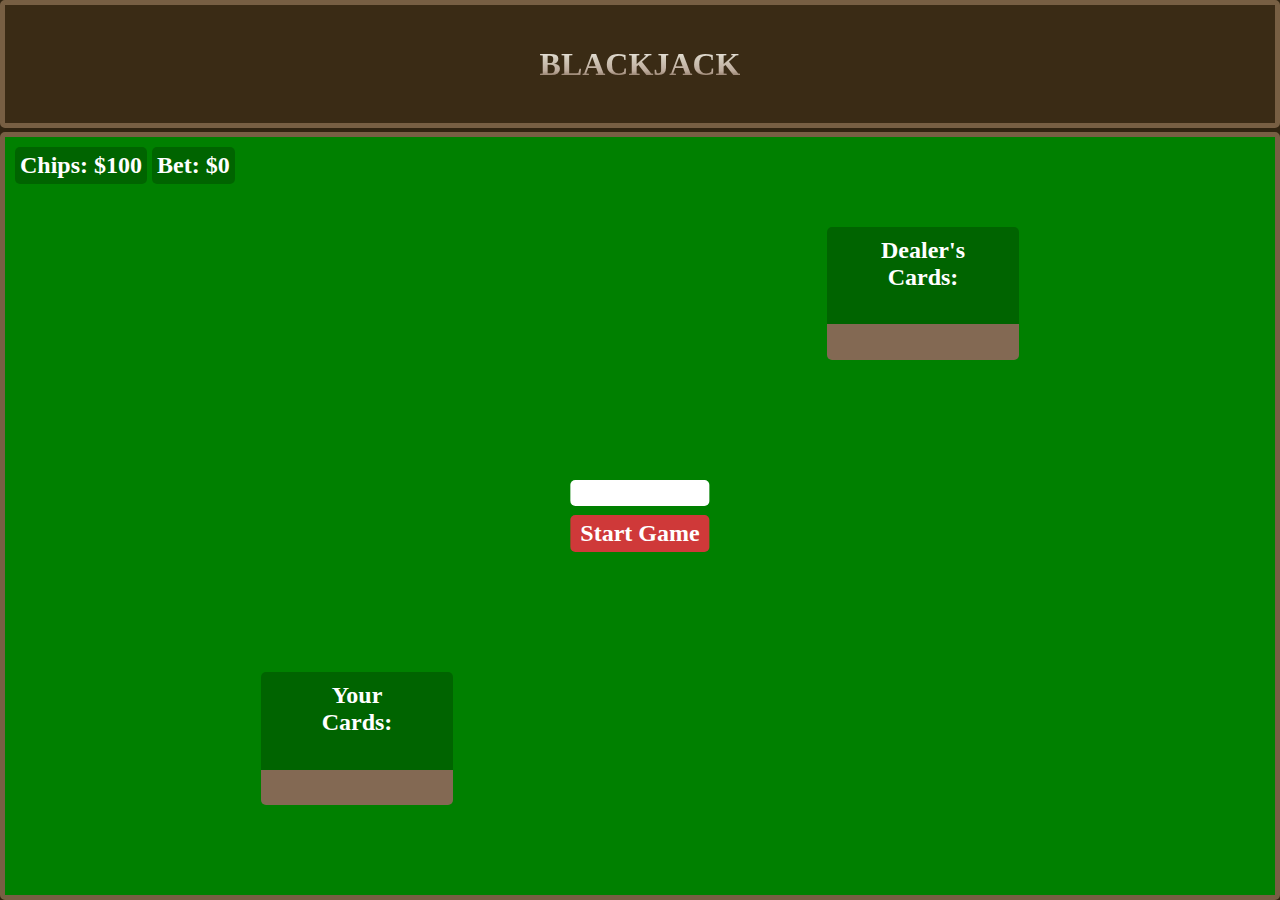
<file: Blackjack App/index.html>
<html>
    <head>
        <link rel="stylesheet" href="index.css">
    </head>
    <body>
        <div class="container">
            <div id="game-title">
                <h1>BLACKJACK</h1>
            </div>
            <div id="game-information">
                <div id="money">
                    <div id="chips">Chips: $</div>
                    <div id="bet">Bet: $</div>
                </div>
                <div id="dealer-info">
                    <div id="dealer-cards">
                        Dealer's<br>Cards:
                        <div id="dealer-card-values"></div>
                    </div>
                    <div id="dealer-sum"></div>
                </div>
                <div id="player-info" >
                    <div id="player-cards">
                        Your<br>Cards:
                        <div id="player-card-values"></div>
                    </div>
                    <div id="player-sum"></div>
                </div>
                <div id="game-buttons">
                    <div id="game-state"></div>
                    <input id=bet-amt type="number" name="bet-amt" min="1">
                    <button id="startgame-btn" type="submit" onclick="bets()">Start Game</button>
                    <button id="drawcard-btn" onclick="addCard()">Draw Card</button>
                    <button id="stand-btn" onclick="stand()">Stand</button>
                    <button id="playagain-btn" onclick="playAgain()">Play Again</button>
                    <button id="restart-btn" onclick="restartGame()">RESTART</button>
                </div>
            </div>
        </div>
        <script src="index.js"></script>
    </body>
</html>
</file>
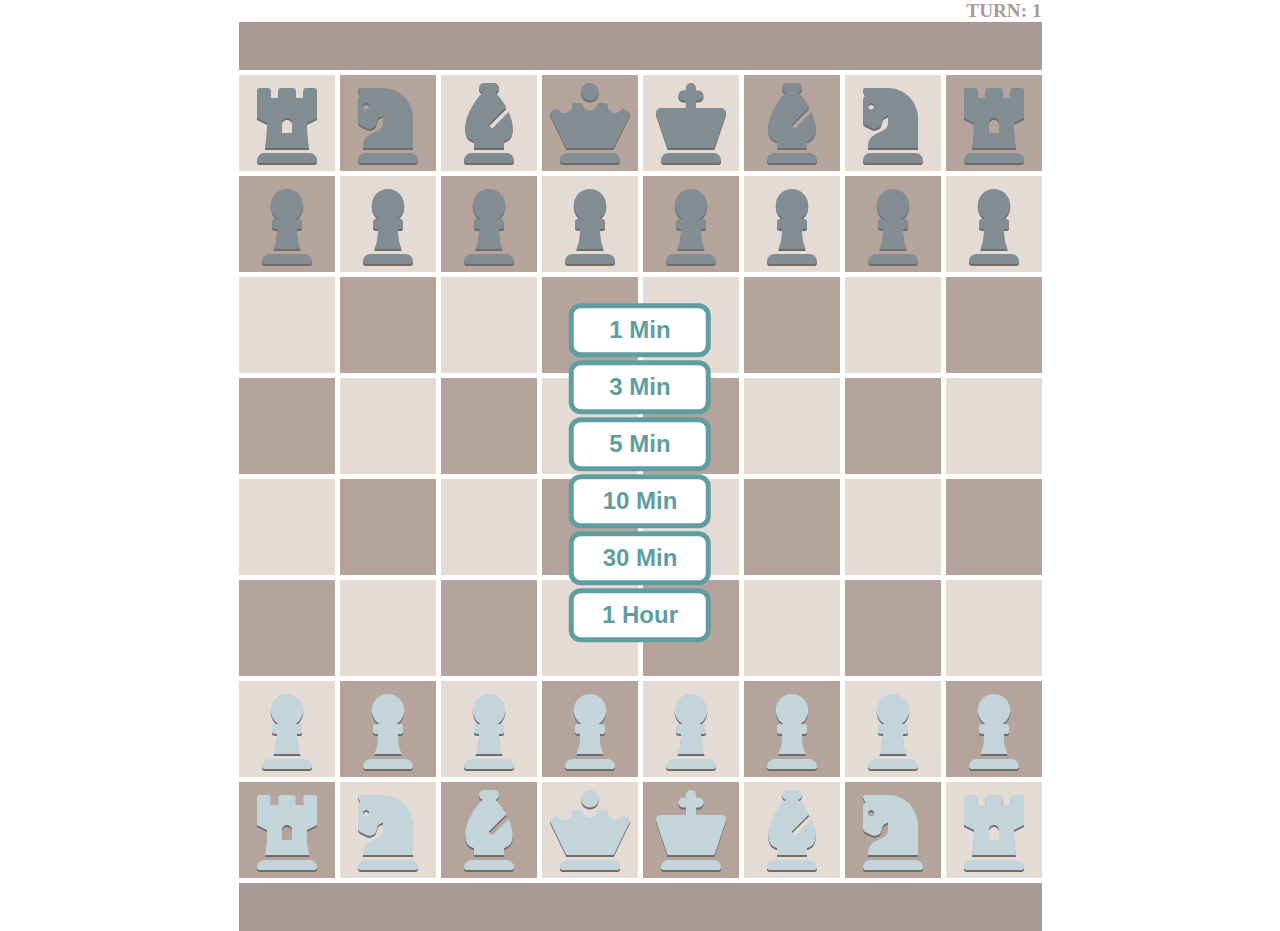
<file: Chess/chess.html>
<!DOCTYPE html>
<html lang="en">
<head>
    <meta charset="UTF-8">
    <meta http-equiv="X-UA-Compatible" content="IE=edge">
    <meta name="viewport" content="width=device-width, initial-scale=1.0">
    <title>Chess</title>
    <link rel="stylesheet" href="chess.css">
</head>
<body>
    <div id="board-wrapper">
        <div id="turn">TURN: <span id="turnCount">1</span></div>
        <div id="cap-light-pcs">
            <div id="dark-timer" class="timer"></div>
        </div>
        <div id="board">
            <div id="light-promo" class="pawn-promo">
                <span id= "promo-a8">
                    <svg id="light-queen-promo-a" class="light-pc queen promo" onclick="pawnPromotion(this.id)" xmlns="http://www.w3.org/2000/svg" viewBox="0 0 512 512">
                        <path d="M256 112c30.88 0 56-25.12 56-56S286.9 0 256 0S199.1 25.12 199.1 56S225.1 112 256 112zM399.1 448H111.1c-26.51 0-48 21.49-48 47.1C63.98 504.8 71.15 512 79.98 512h352c8.837 0 16-7.163 16-16C447.1 469.5 426.5 448 399.1 448zM511.1 197.4c0-5.178-2.509-10.2-7.096-13.26L476.4 168.2c-2.684-1.789-5.602-2.62-8.497-2.62c-17.22 0-17.39 26.37-51.92 26.37c-29.35 0-47.97-25.38-47.97-50.63C367.1 134 361.1 128 354.6 128h-38.75c-6 0-11.63 4-12.88 9.875C298.2 160.1 278.7 176 255.1 176c-22.75 0-42.25-15.88-47-38.12C207.7 132 202.2 128 196.1 128h-38.75C149.1 128 143.1 134 143.1 141.4c0 18.45-13.73 50.62-47.95 50.62c-34.58 0-34.87-26.39-51.87-26.39c-2.909 0-5.805 .8334-8.432 2.645l-28.63 16C2.509 187.2 0 192.3 0 197.4C0 199.9 .5585 202.3 1.72 204.6L104.2 416h303.5l102.5-211.4C511.4 202.3 511.1 199.8 511.1 197.4z"/>
                    </svg>
                    <svg id="light-knight-promo-a" class="light-pc knight promo" onclick="pawnPromotion(this.id)" xmlns="http://www.w3.org/2000/svg" viewBox="0 0 384 512">
                        <path d="M19 272.5l40.62 18C63.78 292.3 68.25 293.3 72.72 293.3c4 0 8.001-.7543 11.78-2.289l12.75-5.125c9.125-3.625 16-11.12 18.75-20.5L125.2 234.8C127 227.9 131.5 222.2 137.9 219.1L160 208v50.38C160 276.5 149.6 293.1 133.4 301.2L76.25 329.9C49.12 343.5 32 371.1 32 401.5V416h319.9l-.0417-192c0-105.1-85.83-192-191.8-192H12C5.375 32 0 37.38 0 44c0 2.625 .625 5.25 1.75 7.625L16 80L7 89C2.5 93.5 0 99.62 0 106V243.2C0 255.9 7.5 267.4 19 272.5zM52 128C63 128 72 137 72 148S63 168 52 168S32 159 32 148S41 128 52 128zM336 448H47.1C21.49 448 0 469.5 0 495.1C0 504.8 7.163 512 16 512h352c8.837 0 16-7.163 16-16C384 469.5 362.5 448 336 448z"/>
                    </svg>
                    <svg id="light-rook-promo-a" class="light-pc rook promo" onclick="pawnPromotion(this.id)" xmlns="http://www.w3.org/2000/svg" viewBox="0 0 384 512">
                        <path d="M368 32h-56c-8.875 0-16 7.125-16 16V96h-48V48c0-8.875-7.125-16-16-16h-80c-8.875 0-16 7.125-16 16V96H88.12V48c0-8.875-7.25-16-16-16H16C7.125 32 0 39.12 0 48V224l64 32c0 48.38-1.5 95-13.25 160h282.5C321.5 351 320 303.8 320 256l64-32V48C384 39.12 376.9 32 368 32zM224 320H160V256c0-17.62 14.38-32 32-32s32 14.38 32 32V320zM336 448H47.1C21.49 448 0 469.5 0 495.1C0 504.8 7.163 512 16 512h352c8.837 0 16-7.163 16-16C384 469.5 362.5 448 336 448z"/>
                    </svg>
                    <svg id="light-bishop-promo-a" class="light-pc bishop promo" onclick="pawnPromotion(this.id)" xmlns="http://www.w3.org/2000/svg" viewBox="0 0 320 512">
                        <path d="M272 448h-224C21.49 448 0 469.5 0 496C0 504.8 7.164 512 16 512h288c8.836 0 16-7.164 16-16C320 469.5 298.5 448 272 448zM8 287.9c0 51.63 22.12 73.88 56 84.63V416h192v-43.5c33.88-10.75 56-33 56-84.63c0-30.62-10.75-67.13-26.75-102.5L185 285.6c-1.565 1.565-3.608 2.349-5.651 2.349c-2.036 0-4.071-.7787-5.63-2.339l-11.35-11.27c-1.56-1.56-2.339-3.616-2.339-5.672c0-2.063 .7839-4.128 2.349-5.693l107.9-107.9C249.5 117.3 223.8 83 199.4 62.5C213.4 59.13 224 47 224 32c0-17.62-14.38-32-32-32H128C110.4 0 96 14.38 96 32c0 15 10.62 27.12 24.62 30.5C67.75 106.8 8 214.5 8 287.9z"/>
                    </svg>
                </span>
                <span id= "promo-b8">
                    <svg id="light-queen-promo-b" class="light-pc queen promo" onclick="pawnPromotion(this.id)" xmlns="http://www.w3.org/2000/svg" viewBox="0 0 512 512">
                        <path d="M256 112c30.88 0 56-25.12 56-56S286.9 0 256 0S199.1 25.12 199.1 56S225.1 112 256 112zM399.1 448H111.1c-26.51 0-48 21.49-48 47.1C63.98 504.8 71.15 512 79.98 512h352c8.837 0 16-7.163 16-16C447.1 469.5 426.5 448 399.1 448zM511.1 197.4c0-5.178-2.509-10.2-7.096-13.26L476.4 168.2c-2.684-1.789-5.602-2.62-8.497-2.62c-17.22 0-17.39 26.37-51.92 26.37c-29.35 0-47.97-25.38-47.97-50.63C367.1 134 361.1 128 354.6 128h-38.75c-6 0-11.63 4-12.88 9.875C298.2 160.1 278.7 176 255.1 176c-22.75 0-42.25-15.88-47-38.12C207.7 132 202.2 128 196.1 128h-38.75C149.1 128 143.1 134 143.1 141.4c0 18.45-13.73 50.62-47.95 50.62c-34.58 0-34.87-26.39-51.87-26.39c-2.909 0-5.805 .8334-8.432 2.645l-28.63 16C2.509 187.2 0 192.3 0 197.4C0 199.9 .5585 202.3 1.72 204.6L104.2 416h303.5l102.5-211.4C511.4 202.3 511.1 199.8 511.1 197.4z"/>
                    </svg>
                    <svg id="light-knight-promo-b" class="light-pc knight promo" onclick="pawnPromotion(this.id)" xmlns="http://www.w3.org/2000/svg" viewBox="0 0 384 512">
                        <path d="M19 272.5l40.62 18C63.78 292.3 68.25 293.3 72.72 293.3c4 0 8.001-.7543 11.78-2.289l12.75-5.125c9.125-3.625 16-11.12 18.75-20.5L125.2 234.8C127 227.9 131.5 222.2 137.9 219.1L160 208v50.38C160 276.5 149.6 293.1 133.4 301.2L76.25 329.9C49.12 343.5 32 371.1 32 401.5V416h319.9l-.0417-192c0-105.1-85.83-192-191.8-192H12C5.375 32 0 37.38 0 44c0 2.625 .625 5.25 1.75 7.625L16 80L7 89C2.5 93.5 0 99.62 0 106V243.2C0 255.9 7.5 267.4 19 272.5zM52 128C63 128 72 137 72 148S63 168 52 168S32 159 32 148S41 128 52 128zM336 448H47.1C21.49 448 0 469.5 0 495.1C0 504.8 7.163 512 16 512h352c8.837 0 16-7.163 16-16C384 469.5 362.5 448 336 448z"/>
                    </svg>
                    <svg id="light-rook-promo-b" class="light-pc rook promo" onclick="pawnPromotion(this.id)" xmlns="http://www.w3.org/2000/svg" viewBox="0 0 384 512">
                        <path d="M368 32h-56c-8.875 0-16 7.125-16 16V96h-48V48c0-8.875-7.125-16-16-16h-80c-8.875 0-16 7.125-16 16V96H88.12V48c0-8.875-7.25-16-16-16H16C7.125 32 0 39.12 0 48V224l64 32c0 48.38-1.5 95-13.25 160h282.5C321.5 351 320 303.8 320 256l64-32V48C384 39.12 376.9 32 368 32zM224 320H160V256c0-17.62 14.38-32 32-32s32 14.38 32 32V320zM336 448H47.1C21.49 448 0 469.5 0 495.1C0 504.8 7.163 512 16 512h352c8.837 0 16-7.163 16-16C384 469.5 362.5 448 336 448z"/>
                    </svg>
                    <svg id="light-bishop-promo-b" class="light-pc bishop promo" onclick="pawnPromotion(this.id)" xmlns="http://www.w3.org/2000/svg" viewBox="0 0 320 512">
                        <path d="M272 448h-224C21.49 448 0 469.5 0 496C0 504.8 7.164 512 16 512h288c8.836 0 16-7.164 16-16C320 469.5 298.5 448 272 448zM8 287.9c0 51.63 22.12 73.88 56 84.63V416h192v-43.5c33.88-10.75 56-33 56-84.63c0-30.62-10.75-67.13-26.75-102.5L185 285.6c-1.565 1.565-3.608 2.349-5.651 2.349c-2.036 0-4.071-.7787-5.63-2.339l-11.35-11.27c-1.56-1.56-2.339-3.616-2.339-5.672c0-2.063 .7839-4.128 2.349-5.693l107.9-107.9C249.5 117.3 223.8 83 199.4 62.5C213.4 59.13 224 47 224 32c0-17.62-14.38-32-32-32H128C110.4 0 96 14.38 96 32c0 15 10.62 27.12 24.62 30.5C67.75 106.8 8 214.5 8 287.9z"/>
                    </svg>
                </span>
                <span id= "promo-c8">
                    <svg id="light-queen-promo-c" class="light-pc queen promo" onclick="pawnPromotion(this.id)" xmlns="http://www.w3.org/2000/svg" viewBox="0 0 512 512">
                        <path d="M256 112c30.88 0 56-25.12 56-56S286.9 0 256 0S199.1 25.12 199.1 56S225.1 112 256 112zM399.1 448H111.1c-26.51 0-48 21.49-48 47.1C63.98 504.8 71.15 512 79.98 512h352c8.837 0 16-7.163 16-16C447.1 469.5 426.5 448 399.1 448zM511.1 197.4c0-5.178-2.509-10.2-7.096-13.26L476.4 168.2c-2.684-1.789-5.602-2.62-8.497-2.62c-17.22 0-17.39 26.37-51.92 26.37c-29.35 0-47.97-25.38-47.97-50.63C367.1 134 361.1 128 354.6 128h-38.75c-6 0-11.63 4-12.88 9.875C298.2 160.1 278.7 176 255.1 176c-22.75 0-42.25-15.88-47-38.12C207.7 132 202.2 128 196.1 128h-38.75C149.1 128 143.1 134 143.1 141.4c0 18.45-13.73 50.62-47.95 50.62c-34.58 0-34.87-26.39-51.87-26.39c-2.909 0-5.805 .8334-8.432 2.645l-28.63 16C2.509 187.2 0 192.3 0 197.4C0 199.9 .5585 202.3 1.72 204.6L104.2 416h303.5l102.5-211.4C511.4 202.3 511.1 199.8 511.1 197.4z"/>
                    </svg>
                    <svg id="light-knight-promo-c" class="light-pc knight promo" onclick="pawnPromotion(this.id)" xmlns="http://www.w3.org/2000/svg" viewBox="0 0 384 512">
                        <path d="M19 272.5l40.62 18C63.78 292.3 68.25 293.3 72.72 293.3c4 0 8.001-.7543 11.78-2.289l12.75-5.125c9.125-3.625 16-11.12 18.75-20.5L125.2 234.8C127 227.9 131.5 222.2 137.9 219.1L160 208v50.38C160 276.5 149.6 293.1 133.4 301.2L76.25 329.9C49.12 343.5 32 371.1 32 401.5V416h319.9l-.0417-192c0-105.1-85.83-192-191.8-192H12C5.375 32 0 37.38 0 44c0 2.625 .625 5.25 1.75 7.625L16 80L7 89C2.5 93.5 0 99.62 0 106V243.2C0 255.9 7.5 267.4 19 272.5zM52 128C63 128 72 137 72 148S63 168 52 168S32 159 32 148S41 128 52 128zM336 448H47.1C21.49 448 0 469.5 0 495.1C0 504.8 7.163 512 16 512h352c8.837 0 16-7.163 16-16C384 469.5 362.5 448 336 448z"/>
                    </svg>
                    <svg id="light-rook-promo-c" class="light-pc rook promo" onclick="pawnPromotion(this.id)" xmlns="http://www.w3.org/2000/svg" viewBox="0 0 384 512">
                        <path d="M368 32h-56c-8.875 0-16 7.125-16 16V96h-48V48c0-8.875-7.125-16-16-16h-80c-8.875 0-16 7.125-16 16V96H88.12V48c0-8.875-7.25-16-16-16H16C7.125 32 0 39.12 0 48V224l64 32c0 48.38-1.5 95-13.25 160h282.5C321.5 351 320 303.8 320 256l64-32V48C384 39.12 376.9 32 368 32zM224 320H160V256c0-17.62 14.38-32 32-32s32 14.38 32 32V320zM336 448H47.1C21.49 448 0 469.5 0 495.1C0 504.8 7.163 512 16 512h352c8.837 0 16-7.163 16-16C384 469.5 362.5 448 336 448z"/>
                    </svg>
                    <svg id="light-bishop-promo-c" class="light-pc bishop promo" onclick="pawnPromotion(this.id)" xmlns="http://www.w3.org/2000/svg" viewBox="0 0 320 512">
                        <path d="M272 448h-224C21.49 448 0 469.5 0 496C0 504.8 7.164 512 16 512h288c8.836 0 16-7.164 16-16C320 469.5 298.5 448 272 448zM8 287.9c0 51.63 22.12 73.88 56 84.63V416h192v-43.5c33.88-10.75 56-33 56-84.63c0-30.62-10.75-67.13-26.75-102.5L185 285.6c-1.565 1.565-3.608 2.349-5.651 2.349c-2.036 0-4.071-.7787-5.63-2.339l-11.35-11.27c-1.56-1.56-2.339-3.616-2.339-5.672c0-2.063 .7839-4.128 2.349-5.693l107.9-107.9C249.5 117.3 223.8 83 199.4 62.5C213.4 59.13 224 47 224 32c0-17.62-14.38-32-32-32H128C110.4 0 96 14.38 96 32c0 15 10.62 27.12 24.62 30.5C67.75 106.8 8 214.5 8 287.9z"/>
                    </svg>
                </span>
                <span id= "promo-d8">
                    <svg id="light-queen-promo-d" class="light-pc queen promo" onclick="pawnPromotion(this.id)" xmlns="http://www.w3.org/2000/svg" viewBox="0 0 512 512">
                        <path d="M256 112c30.88 0 56-25.12 56-56S286.9 0 256 0S199.1 25.12 199.1 56S225.1 112 256 112zM399.1 448H111.1c-26.51 0-48 21.49-48 47.1C63.98 504.8 71.15 512 79.98 512h352c8.837 0 16-7.163 16-16C447.1 469.5 426.5 448 399.1 448zM511.1 197.4c0-5.178-2.509-10.2-7.096-13.26L476.4 168.2c-2.684-1.789-5.602-2.62-8.497-2.62c-17.22 0-17.39 26.37-51.92 26.37c-29.35 0-47.97-25.38-47.97-50.63C367.1 134 361.1 128 354.6 128h-38.75c-6 0-11.63 4-12.88 9.875C298.2 160.1 278.7 176 255.1 176c-22.75 0-42.25-15.88-47-38.12C207.7 132 202.2 128 196.1 128h-38.75C149.1 128 143.1 134 143.1 141.4c0 18.45-13.73 50.62-47.95 50.62c-34.58 0-34.87-26.39-51.87-26.39c-2.909 0-5.805 .8334-8.432 2.645l-28.63 16C2.509 187.2 0 192.3 0 197.4C0 199.9 .5585 202.3 1.72 204.6L104.2 416h303.5l102.5-211.4C511.4 202.3 511.1 199.8 511.1 197.4z"/>
                    </svg>
                    <svg id="light-knight-promo-d" class="light-pc knight promo" onclick="pawnPromotion(this.id)" xmlns="http://www.w3.org/2000/svg" viewBox="0 0 384 512">
                        <path d="M19 272.5l40.62 18C63.78 292.3 68.25 293.3 72.72 293.3c4 0 8.001-.7543 11.78-2.289l12.75-5.125c9.125-3.625 16-11.12 18.75-20.5L125.2 234.8C127 227.9 131.5 222.2 137.9 219.1L160 208v50.38C160 276.5 149.6 293.1 133.4 301.2L76.25 329.9C49.12 343.5 32 371.1 32 401.5V416h319.9l-.0417-192c0-105.1-85.83-192-191.8-192H12C5.375 32 0 37.38 0 44c0 2.625 .625 5.25 1.75 7.625L16 80L7 89C2.5 93.5 0 99.62 0 106V243.2C0 255.9 7.5 267.4 19 272.5zM52 128C63 128 72 137 72 148S63 168 52 168S32 159 32 148S41 128 52 128zM336 448H47.1C21.49 448 0 469.5 0 495.1C0 504.8 7.163 512 16 512h352c8.837 0 16-7.163 16-16C384 469.5 362.5 448 336 448z"/>
                    </svg>
                    <svg id="light-rook-promo-d" class="light-pc rook promo" onclick="pawnPromotion(this.id)" xmlns="http://www.w3.org/2000/svg" viewBox="0 0 384 512">
                        <path d="M368 32h-56c-8.875 0-16 7.125-16 16V96h-48V48c0-8.875-7.125-16-16-16h-80c-8.875 0-16 7.125-16 16V96H88.12V48c0-8.875-7.25-16-16-16H16C7.125 32 0 39.12 0 48V224l64 32c0 48.38-1.5 95-13.25 160h282.5C321.5 351 320 303.8 320 256l64-32V48C384 39.12 376.9 32 368 32zM224 320H160V256c0-17.62 14.38-32 32-32s32 14.38 32 32V320zM336 448H47.1C21.49 448 0 469.5 0 495.1C0 504.8 7.163 512 16 512h352c8.837 0 16-7.163 16-16C384 469.5 362.5 448 336 448z"/>
                    </svg>
                    <svg id="light-bishop-promo-d" class="light-pc bishop promo" onclick="pawnPromotion(this.id)" xmlns="http://www.w3.org/2000/svg" viewBox="0 0 320 512">
                        <path d="M272 448h-224C21.49 448 0 469.5 0 496C0 504.8 7.164 512 16 512h288c8.836 0 16-7.164 16-16C320 469.5 298.5 448 272 448zM8 287.9c0 51.63 22.12 73.88 56 84.63V416h192v-43.5c33.88-10.75 56-33 56-84.63c0-30.62-10.75-67.13-26.75-102.5L185 285.6c-1.565 1.565-3.608 2.349-5.651 2.349c-2.036 0-4.071-.7787-5.63-2.339l-11.35-11.27c-1.56-1.56-2.339-3.616-2.339-5.672c0-2.063 .7839-4.128 2.349-5.693l107.9-107.9C249.5 117.3 223.8 83 199.4 62.5C213.4 59.13 224 47 224 32c0-17.62-14.38-32-32-32H128C110.4 0 96 14.38 96 32c0 15 10.62 27.12 24.62 30.5C67.75 106.8 8 214.5 8 287.9z"/>
                    </svg>
                </span>
                <span id= "promo-e8">
                    <svg id="light-queen-promo-e" class="light-pc queen promo" onclick="pawnPromotion(this.id)" xmlns="http://www.w3.org/2000/svg" viewBox="0 0 512 512">
                        <path d="M256 112c30.88 0 56-25.12 56-56S286.9 0 256 0S199.1 25.12 199.1 56S225.1 112 256 112zM399.1 448H111.1c-26.51 0-48 21.49-48 47.1C63.98 504.8 71.15 512 79.98 512h352c8.837 0 16-7.163 16-16C447.1 469.5 426.5 448 399.1 448zM511.1 197.4c0-5.178-2.509-10.2-7.096-13.26L476.4 168.2c-2.684-1.789-5.602-2.62-8.497-2.62c-17.22 0-17.39 26.37-51.92 26.37c-29.35 0-47.97-25.38-47.97-50.63C367.1 134 361.1 128 354.6 128h-38.75c-6 0-11.63 4-12.88 9.875C298.2 160.1 278.7 176 255.1 176c-22.75 0-42.25-15.88-47-38.12C207.7 132 202.2 128 196.1 128h-38.75C149.1 128 143.1 134 143.1 141.4c0 18.45-13.73 50.62-47.95 50.62c-34.58 0-34.87-26.39-51.87-26.39c-2.909 0-5.805 .8334-8.432 2.645l-28.63 16C2.509 187.2 0 192.3 0 197.4C0 199.9 .5585 202.3 1.72 204.6L104.2 416h303.5l102.5-211.4C511.4 202.3 511.1 199.8 511.1 197.4z"/>
                    </svg>
                    <svg id="light-knight-promo-e" class="light-pc knight promo" onclick="pawnPromotion(this.id)" xmlns="http://www.w3.org/2000/svg" viewBox="0 0 384 512">
                        <path d="M19 272.5l40.62 18C63.78 292.3 68.25 293.3 72.72 293.3c4 0 8.001-.7543 11.78-2.289l12.75-5.125c9.125-3.625 16-11.12 18.75-20.5L125.2 234.8C127 227.9 131.5 222.2 137.9 219.1L160 208v50.38C160 276.5 149.6 293.1 133.4 301.2L76.25 329.9C49.12 343.5 32 371.1 32 401.5V416h319.9l-.0417-192c0-105.1-85.83-192-191.8-192H12C5.375 32 0 37.38 0 44c0 2.625 .625 5.25 1.75 7.625L16 80L7 89C2.5 93.5 0 99.62 0 106V243.2C0 255.9 7.5 267.4 19 272.5zM52 128C63 128 72 137 72 148S63 168 52 168S32 159 32 148S41 128 52 128zM336 448H47.1C21.49 448 0 469.5 0 495.1C0 504.8 7.163 512 16 512h352c8.837 0 16-7.163 16-16C384 469.5 362.5 448 336 448z"/>
                    </svg>
                    <svg id="light-rook-promo-e" class="light-pc rook promo" onclick="pawnPromotion(this.id)" xmlns="http://www.w3.org/2000/svg" viewBox="0 0 384 512">
                        <path d="M368 32h-56c-8.875 0-16 7.125-16 16V96h-48V48c0-8.875-7.125-16-16-16h-80c-8.875 0-16 7.125-16 16V96H88.12V48c0-8.875-7.25-16-16-16H16C7.125 32 0 39.12 0 48V224l64 32c0 48.38-1.5 95-13.25 160h282.5C321.5 351 320 303.8 320 256l64-32V48C384 39.12 376.9 32 368 32zM224 320H160V256c0-17.62 14.38-32 32-32s32 14.38 32 32V320zM336 448H47.1C21.49 448 0 469.5 0 495.1C0 504.8 7.163 512 16 512h352c8.837 0 16-7.163 16-16C384 469.5 362.5 448 336 448z"/>
                    </svg>
                    <svg id="light-bishop-promo-e" class="light-pc bishop promo" onclick="pawnPromotion(this.id)" xmlns="http://www.w3.org/2000/svg" viewBox="0 0 320 512">
                        <path d="M272 448h-224C21.49 448 0 469.5 0 496C0 504.8 7.164 512 16 512h288c8.836 0 16-7.164 16-16C320 469.5 298.5 448 272 448zM8 287.9c0 51.63 22.12 73.88 56 84.63V416h192v-43.5c33.88-10.75 56-33 56-84.63c0-30.62-10.75-67.13-26.75-102.5L185 285.6c-1.565 1.565-3.608 2.349-5.651 2.349c-2.036 0-4.071-.7787-5.63-2.339l-11.35-11.27c-1.56-1.56-2.339-3.616-2.339-5.672c0-2.063 .7839-4.128 2.349-5.693l107.9-107.9C249.5 117.3 223.8 83 199.4 62.5C213.4 59.13 224 47 224 32c0-17.62-14.38-32-32-32H128C110.4 0 96 14.38 96 32c0 15 10.62 27.12 24.62 30.5C67.75 106.8 8 214.5 8 287.9z"/>
                    </svg>
                </span>
                <span id= "promo-f8">
                    <svg id="light-queen-promo-f" class="light-pc queen promo" onclick="pawnPromotion(this.id)" xmlns="http://www.w3.org/2000/svg" viewBox="0 0 512 512">
                        <path d="M256 112c30.88 0 56-25.12 56-56S286.9 0 256 0S199.1 25.12 199.1 56S225.1 112 256 112zM399.1 448H111.1c-26.51 0-48 21.49-48 47.1C63.98 504.8 71.15 512 79.98 512h352c8.837 0 16-7.163 16-16C447.1 469.5 426.5 448 399.1 448zM511.1 197.4c0-5.178-2.509-10.2-7.096-13.26L476.4 168.2c-2.684-1.789-5.602-2.62-8.497-2.62c-17.22 0-17.39 26.37-51.92 26.37c-29.35 0-47.97-25.38-47.97-50.63C367.1 134 361.1 128 354.6 128h-38.75c-6 0-11.63 4-12.88 9.875C298.2 160.1 278.7 176 255.1 176c-22.75 0-42.25-15.88-47-38.12C207.7 132 202.2 128 196.1 128h-38.75C149.1 128 143.1 134 143.1 141.4c0 18.45-13.73 50.62-47.95 50.62c-34.58 0-34.87-26.39-51.87-26.39c-2.909 0-5.805 .8334-8.432 2.645l-28.63 16C2.509 187.2 0 192.3 0 197.4C0 199.9 .5585 202.3 1.72 204.6L104.2 416h303.5l102.5-211.4C511.4 202.3 511.1 199.8 511.1 197.4z"/>
                    </svg>
                    <svg id="light-knight-promo-f" class="light-pc knight promo" onclick="pawnPromotion(this.id)" xmlns="http://www.w3.org/2000/svg" viewBox="0 0 384 512">
                        <path d="M19 272.5l40.62 18C63.78 292.3 68.25 293.3 72.72 293.3c4 0 8.001-.7543 11.78-2.289l12.75-5.125c9.125-3.625 16-11.12 18.75-20.5L125.2 234.8C127 227.9 131.5 222.2 137.9 219.1L160 208v50.38C160 276.5 149.6 293.1 133.4 301.2L76.25 329.9C49.12 343.5 32 371.1 32 401.5V416h319.9l-.0417-192c0-105.1-85.83-192-191.8-192H12C5.375 32 0 37.38 0 44c0 2.625 .625 5.25 1.75 7.625L16 80L7 89C2.5 93.5 0 99.62 0 106V243.2C0 255.9 7.5 267.4 19 272.5zM52 128C63 128 72 137 72 148S63 168 52 168S32 159 32 148S41 128 52 128zM336 448H47.1C21.49 448 0 469.5 0 495.1C0 504.8 7.163 512 16 512h352c8.837 0 16-7.163 16-16C384 469.5 362.5 448 336 448z"/>
                    </svg>
                    <svg id="light-rook-promo-f" class="light-pc rook promo" onclick="pawnPromotion(this.id)" xmlns="http://www.w3.org/2000/svg" viewBox="0 0 384 512">
                        <path d="M368 32h-56c-8.875 0-16 7.125-16 16V96h-48V48c0-8.875-7.125-16-16-16h-80c-8.875 0-16 7.125-16 16V96H88.12V48c0-8.875-7.25-16-16-16H16C7.125 32 0 39.12 0 48V224l64 32c0 48.38-1.5 95-13.25 160h282.5C321.5 351 320 303.8 320 256l64-32V48C384 39.12 376.9 32 368 32zM224 320H160V256c0-17.62 14.38-32 32-32s32 14.38 32 32V320zM336 448H47.1C21.49 448 0 469.5 0 495.1C0 504.8 7.163 512 16 512h352c8.837 0 16-7.163 16-16C384 469.5 362.5 448 336 448z"/>
                    </svg>
                    <svg id="light-bishop-promo-f" class="light-pc bishop promo" onclick="pawnPromotion(this.id)" xmlns="http://www.w3.org/2000/svg" viewBox="0 0 320 512">
                        <path d="M272 448h-224C21.49 448 0 469.5 0 496C0 504.8 7.164 512 16 512h288c8.836 0 16-7.164 16-16C320 469.5 298.5 448 272 448zM8 287.9c0 51.63 22.12 73.88 56 84.63V416h192v-43.5c33.88-10.75 56-33 56-84.63c0-30.62-10.75-67.13-26.75-102.5L185 285.6c-1.565 1.565-3.608 2.349-5.651 2.349c-2.036 0-4.071-.7787-5.63-2.339l-11.35-11.27c-1.56-1.56-2.339-3.616-2.339-5.672c0-2.063 .7839-4.128 2.349-5.693l107.9-107.9C249.5 117.3 223.8 83 199.4 62.5C213.4 59.13 224 47 224 32c0-17.62-14.38-32-32-32H128C110.4 0 96 14.38 96 32c0 15 10.62 27.12 24.62 30.5C67.75 106.8 8 214.5 8 287.9z"/>
                    </svg>    
                </span>
                <span id= "promo-g8">
                    <svg id="light-queen-promo-g" class="light-pc queen promo" onclick="pawnPromotion(this.id)" xmlns="http://www.w3.org/2000/svg" viewBox="0 0 512 512">
                        <path d="M256 112c30.88 0 56-25.12 56-56S286.9 0 256 0S199.1 25.12 199.1 56S225.1 112 256 112zM399.1 448H111.1c-26.51 0-48 21.49-48 47.1C63.98 504.8 71.15 512 79.98 512h352c8.837 0 16-7.163 16-16C447.1 469.5 426.5 448 399.1 448zM511.1 197.4c0-5.178-2.509-10.2-7.096-13.26L476.4 168.2c-2.684-1.789-5.602-2.62-8.497-2.62c-17.22 0-17.39 26.37-51.92 26.37c-29.35 0-47.97-25.38-47.97-50.63C367.1 134 361.1 128 354.6 128h-38.75c-6 0-11.63 4-12.88 9.875C298.2 160.1 278.7 176 255.1 176c-22.75 0-42.25-15.88-47-38.12C207.7 132 202.2 128 196.1 128h-38.75C149.1 128 143.1 134 143.1 141.4c0 18.45-13.73 50.62-47.95 50.62c-34.58 0-34.87-26.39-51.87-26.39c-2.909 0-5.805 .8334-8.432 2.645l-28.63 16C2.509 187.2 0 192.3 0 197.4C0 199.9 .5585 202.3 1.72 204.6L104.2 416h303.5l102.5-211.4C511.4 202.3 511.1 199.8 511.1 197.4z"/>
                    </svg>
                    <svg id="light-knight-promo-g" class="light-pc knight promo" onclick="pawnPromotion(this.id)" xmlns="http://www.w3.org/2000/svg" viewBox="0 0 384 512">
                        <path d="M19 272.5l40.62 18C63.78 292.3 68.25 293.3 72.72 293.3c4 0 8.001-.7543 11.78-2.289l12.75-5.125c9.125-3.625 16-11.12 18.75-20.5L125.2 234.8C127 227.9 131.5 222.2 137.9 219.1L160 208v50.38C160 276.5 149.6 293.1 133.4 301.2L76.25 329.9C49.12 343.5 32 371.1 32 401.5V416h319.9l-.0417-192c0-105.1-85.83-192-191.8-192H12C5.375 32 0 37.38 0 44c0 2.625 .625 5.25 1.75 7.625L16 80L7 89C2.5 93.5 0 99.62 0 106V243.2C0 255.9 7.5 267.4 19 272.5zM52 128C63 128 72 137 72 148S63 168 52 168S32 159 32 148S41 128 52 128zM336 448H47.1C21.49 448 0 469.5 0 495.1C0 504.8 7.163 512 16 512h352c8.837 0 16-7.163 16-16C384 469.5 362.5 448 336 448z"/>
                    </svg>
                    <svg id="light-rook-promo-g" class="light-pc rook promo" onclick="pawnPromotion(this.id)" xmlns="http://www.w3.org/2000/svg" viewBox="0 0 384 512">
                        <path d="M368 32h-56c-8.875 0-16 7.125-16 16V96h-48V48c0-8.875-7.125-16-16-16h-80c-8.875 0-16 7.125-16 16V96H88.12V48c0-8.875-7.25-16-16-16H16C7.125 32 0 39.12 0 48V224l64 32c0 48.38-1.5 95-13.25 160h282.5C321.5 351 320 303.8 320 256l64-32V48C384 39.12 376.9 32 368 32zM224 320H160V256c0-17.62 14.38-32 32-32s32 14.38 32 32V320zM336 448H47.1C21.49 448 0 469.5 0 495.1C0 504.8 7.163 512 16 512h352c8.837 0 16-7.163 16-16C384 469.5 362.5 448 336 448z"/>
                    </svg>
                    <svg id="light-bishop-promo-g" class="light-pc bishop promo" onclick="pawnPromotion(this.id)" xmlns="http://www.w3.org/2000/svg" viewBox="0 0 320 512">
                        <path d="M272 448h-224C21.49 448 0 469.5 0 496C0 504.8 7.164 512 16 512h288c8.836 0 16-7.164 16-16C320 469.5 298.5 448 272 448zM8 287.9c0 51.63 22.12 73.88 56 84.63V416h192v-43.5c33.88-10.75 56-33 56-84.63c0-30.62-10.75-67.13-26.75-102.5L185 285.6c-1.565 1.565-3.608 2.349-5.651 2.349c-2.036 0-4.071-.7787-5.63-2.339l-11.35-11.27c-1.56-1.56-2.339-3.616-2.339-5.672c0-2.063 .7839-4.128 2.349-5.693l107.9-107.9C249.5 117.3 223.8 83 199.4 62.5C213.4 59.13 224 47 224 32c0-17.62-14.38-32-32-32H128C110.4 0 96 14.38 96 32c0 15 10.62 27.12 24.62 30.5C67.75 106.8 8 214.5 8 287.9z"/>
                    </svg>
                </span>
                <span id= "promo-h8">
                    <svg id="light-queen-promo-h" class="light-pc queen promo" onclick="pawnPromotion(this.id)" xmlns="http://www.w3.org/2000/svg" viewBox="0 0 512 512">
                        <path d="M256 112c30.88 0 56-25.12 56-56S286.9 0 256 0S199.1 25.12 199.1 56S225.1 112 256 112zM399.1 448H111.1c-26.51 0-48 21.49-48 47.1C63.98 504.8 71.15 512 79.98 512h352c8.837 0 16-7.163 16-16C447.1 469.5 426.5 448 399.1 448zM511.1 197.4c0-5.178-2.509-10.2-7.096-13.26L476.4 168.2c-2.684-1.789-5.602-2.62-8.497-2.62c-17.22 0-17.39 26.37-51.92 26.37c-29.35 0-47.97-25.38-47.97-50.63C367.1 134 361.1 128 354.6 128h-38.75c-6 0-11.63 4-12.88 9.875C298.2 160.1 278.7 176 255.1 176c-22.75 0-42.25-15.88-47-38.12C207.7 132 202.2 128 196.1 128h-38.75C149.1 128 143.1 134 143.1 141.4c0 18.45-13.73 50.62-47.95 50.62c-34.58 0-34.87-26.39-51.87-26.39c-2.909 0-5.805 .8334-8.432 2.645l-28.63 16C2.509 187.2 0 192.3 0 197.4C0 199.9 .5585 202.3 1.72 204.6L104.2 416h303.5l102.5-211.4C511.4 202.3 511.1 199.8 511.1 197.4z"/>
                    </svg>
                    <svg id="light-knight-promo-h" class="light-pc knight promo" onclick="pawnPromotion(this.id)" xmlns="http://www.w3.org/2000/svg" viewBox="0 0 384 512">
                        <path d="M19 272.5l40.62 18C63.78 292.3 68.25 293.3 72.72 293.3c4 0 8.001-.7543 11.78-2.289l12.75-5.125c9.125-3.625 16-11.12 18.75-20.5L125.2 234.8C127 227.9 131.5 222.2 137.9 219.1L160 208v50.38C160 276.5 149.6 293.1 133.4 301.2L76.25 329.9C49.12 343.5 32 371.1 32 401.5V416h319.9l-.0417-192c0-105.1-85.83-192-191.8-192H12C5.375 32 0 37.38 0 44c0 2.625 .625 5.25 1.75 7.625L16 80L7 89C2.5 93.5 0 99.62 0 106V243.2C0 255.9 7.5 267.4 19 272.5zM52 128C63 128 72 137 72 148S63 168 52 168S32 159 32 148S41 128 52 128zM336 448H47.1C21.49 448 0 469.5 0 495.1C0 504.8 7.163 512 16 512h352c8.837 0 16-7.163 16-16C384 469.5 362.5 448 336 448z"/>
                    </svg>
                    <svg id="light-rook-promo-h" class="light-pc rook promo" onclick="pawnPromotion(this.id)" xmlns="http://www.w3.org/2000/svg" viewBox="0 0 384 512">
                        <path d="M368 32h-56c-8.875 0-16 7.125-16 16V96h-48V48c0-8.875-7.125-16-16-16h-80c-8.875 0-16 7.125-16 16V96H88.12V48c0-8.875-7.25-16-16-16H16C7.125 32 0 39.12 0 48V224l64 32c0 48.38-1.5 95-13.25 160h282.5C321.5 351 320 303.8 320 256l64-32V48C384 39.12 376.9 32 368 32zM224 320H160V256c0-17.62 14.38-32 32-32s32 14.38 32 32V320zM336 448H47.1C21.49 448 0 469.5 0 495.1C0 504.8 7.163 512 16 512h352c8.837 0 16-7.163 16-16C384 469.5 362.5 448 336 448z"/>
                    </svg>
                    <svg id="light-bishop-promo-h" class="light-pc bishop promo" onclick="pawnPromotion(this.id)" xmlns="http://www.w3.org/2000/svg" viewBox="0 0 320 512">
                        <path d="M272 448h-224C21.49 448 0 469.5 0 496C0 504.8 7.164 512 16 512h288c8.836 0 16-7.164 16-16C320 469.5 298.5 448 272 448zM8 287.9c0 51.63 22.12 73.88 56 84.63V416h192v-43.5c33.88-10.75 56-33 56-84.63c0-30.62-10.75-67.13-26.75-102.5L185 285.6c-1.565 1.565-3.608 2.349-5.651 2.349c-2.036 0-4.071-.7787-5.63-2.339l-11.35-11.27c-1.56-1.56-2.339-3.616-2.339-5.672c0-2.063 .7839-4.128 2.349-5.693l107.9-107.9C249.5 117.3 223.8 83 199.4 62.5C213.4 59.13 224 47 224 32c0-17.62-14.38-32-32-32H128C110.4 0 96 14.38 96 32c0 15 10.62 27.12 24.62 30.5C67.75 106.8 8 214.5 8 287.9z"/>
                    </svg>
                </span>
            </div>
            <div class="light-sq" id="a8" onclick="possibleMoves(this.id)">
                <svg id="dark-rook-a" class="dark-pc rook a" xmlns="http://www.w3.org/2000/svg" viewBox="0 0 384 512">
                    <path d="M368 32h-56c-8.875 0-16 7.125-16 16V96h-48V48c0-8.875-7.125-16-16-16h-80c-8.875 0-16 7.125-16 16V96H88.12V48c0-8.875-7.25-16-16-16H16C7.125 32 0 39.12 0 48V224l64 32c0 48.38-1.5 95-13.25 160h282.5C321.5 351 320 303.8 320 256l64-32V48C384 39.12 376.9 32 368 32zM224 320H160V256c0-17.62 14.38-32 32-32s32 14.38 32 32V320zM336 448H47.1C21.49 448 0 469.5 0 495.1C0 504.8 7.163 512 16 512h352c8.837 0 16-7.163 16-16C384 469.5 362.5 448 336 448z"/>
                </svg>
            </div>
            <div class="dark-sq" id="b8" onclick="possibleMoves(this.id)">
                <svg id="dark-knight-a" class="dark-pc knight a" xmlns="http://www.w3.org/2000/svg" viewBox="0 0 384 512">
                    <path d="M19 272.5l40.62 18C63.78 292.3 68.25 293.3 72.72 293.3c4 0 8.001-.7543 11.78-2.289l12.75-5.125c9.125-3.625 16-11.12 18.75-20.5L125.2 234.8C127 227.9 131.5 222.2 137.9 219.1L160 208v50.38C160 276.5 149.6 293.1 133.4 301.2L76.25 329.9C49.12 343.5 32 371.1 32 401.5V416h319.9l-.0417-192c0-105.1-85.83-192-191.8-192H12C5.375 32 0 37.38 0 44c0 2.625 .625 5.25 1.75 7.625L16 80L7 89C2.5 93.5 0 99.62 0 106V243.2C0 255.9 7.5 267.4 19 272.5zM52 128C63 128 72 137 72 148S63 168 52 168S32 159 32 148S41 128 52 128zM336 448H47.1C21.49 448 0 469.5 0 495.1C0 504.8 7.163 512 16 512h352c8.837 0 16-7.163 16-16C384 469.5 362.5 448 336 448z"/>
                </svg>
            </div>
            <div class="light-sq" id="c8" onclick="possibleMoves(this.id)">
                <svg id="dark-bishop-a" class="dark-pc bishop a" xmlns="http://www.w3.org/2000/svg" viewBox="0 0 320 512">
                    <path d="M272 448h-224C21.49 448 0 469.5 0 496C0 504.8 7.164 512 16 512h288c8.836 0 16-7.164 16-16C320 469.5 298.5 448 272 448zM8 287.9c0 51.63 22.12 73.88 56 84.63V416h192v-43.5c33.88-10.75 56-33 56-84.63c0-30.62-10.75-67.13-26.75-102.5L185 285.6c-1.565 1.565-3.608 2.349-5.651 2.349c-2.036 0-4.071-.7787-5.63-2.339l-11.35-11.27c-1.56-1.56-2.339-3.616-2.339-5.672c0-2.063 .7839-4.128 2.349-5.693l107.9-107.9C249.5 117.3 223.8 83 199.4 62.5C213.4 59.13 224 47 224 32c0-17.62-14.38-32-32-32H128C110.4 0 96 14.38 96 32c0 15 10.62 27.12 24.62 30.5C67.75 106.8 8 214.5 8 287.9z"/>
                </svg>
            </div>
            <div class="dark-sq" id="d8" onclick="possibleMoves(this.id)">
                <svg id="dark-queen" class="dark-pc queen main-queen" xmlns="http://www.w3.org/2000/svg" viewBox="0 0 512 512">
                    <path d="M256 112c30.88 0 56-25.12 56-56S286.9 0 256 0S199.1 25.12 199.1 56S225.1 112 256 112zM399.1 448H111.1c-26.51 0-48 21.49-48 47.1C63.98 504.8 71.15 512 79.98 512h352c8.837 0 16-7.163 16-16C447.1 469.5 426.5 448 399.1 448zM511.1 197.4c0-5.178-2.509-10.2-7.096-13.26L476.4 168.2c-2.684-1.789-5.602-2.62-8.497-2.62c-17.22 0-17.39 26.37-51.92 26.37c-29.35 0-47.97-25.38-47.97-50.63C367.1 134 361.1 128 354.6 128h-38.75c-6 0-11.63 4-12.88 9.875C298.2 160.1 278.7 176 255.1 176c-22.75 0-42.25-15.88-47-38.12C207.7 132 202.2 128 196.1 128h-38.75C149.1 128 143.1 134 143.1 141.4c0 18.45-13.73 50.62-47.95 50.62c-34.58 0-34.87-26.39-51.87-26.39c-2.909 0-5.805 .8334-8.432 2.645l-28.63 16C2.509 187.2 0 192.3 0 197.4C0 199.9 .5585 202.3 1.72 204.6L104.2 416h303.5l102.5-211.4C511.4 202.3 511.1 199.8 511.1 197.4z"/>
                </svg>
            </div>
            <div class="light-sq" id="e8" onclick="possibleMoves(this.id)">
                <svg id="dark-king" class="dark-pc king" xmlns="http://www.w3.org/2000/svg" viewBox="0 0 448 512">
                    <path d="M367.1 448H79.97c-26.51 0-48.01 21.49-48.01 47.1C31.96 504.8 39.13 512 47.96 512h352c8.838 0 16-7.163 16-16C416 469.5 394.5 448 367.1 448zM416.1 160h-160V112h16.01c17.6 0 31.98-14.4 31.98-32C303.1 62.4 289.6 48 272 48h-16.01V32C256 14.4 241.6 0 223.1 0C206.4 0 191.1 14.4 191.1 32.01V48H175.1c-17.6 0-32.01 14.4-32.01 32C143.1 97.6 158.4 112 175.1 112h16.01V160h-160C17.34 160 0 171.5 0 192C0 195.2 .4735 198.4 1.437 201.5L74.46 416h299.1l73.02-214.5C447.5 198.4 448 195.2 448 192C448 171.6 430.1 160 416.1 160z"/>
                </svg>
            </div>
            <div class="dark-sq" id="f8" onclick="possibleMoves(this.id)">
                <svg id="dark-bishop-b" class="dark-pc bishop b" xmlns="http://www.w3.org/2000/svg" viewBox="0 0 320 512">
                    <path d="M272 448h-224C21.49 448 0 469.5 0 496C0 504.8 7.164 512 16 512h288c8.836 0 16-7.164 16-16C320 469.5 298.5 448 272 448zM8 287.9c0 51.63 22.12 73.88 56 84.63V416h192v-43.5c33.88-10.75 56-33 56-84.63c0-30.62-10.75-67.13-26.75-102.5L185 285.6c-1.565 1.565-3.608 2.349-5.651 2.349c-2.036 0-4.071-.7787-5.63-2.339l-11.35-11.27c-1.56-1.56-2.339-3.616-2.339-5.672c0-2.063 .7839-4.128 2.349-5.693l107.9-107.9C249.5 117.3 223.8 83 199.4 62.5C213.4 59.13 224 47 224 32c0-17.62-14.38-32-32-32H128C110.4 0 96 14.38 96 32c0 15 10.62 27.12 24.62 30.5C67.75 106.8 8 214.5 8 287.9z"/>
                </svg>
            </div>
            <div class="light-sq" id="g8" onclick="possibleMoves(this.id)">
                <svg id="dark-knight-b" class="dark-pc knight b" xmlns="http://www.w3.org/2000/svg" viewBox="0 0 384 512">
                    <path d="M19 272.5l40.62 18C63.78 292.3 68.25 293.3 72.72 293.3c4 0 8.001-.7543 11.78-2.289l12.75-5.125c9.125-3.625 16-11.12 18.75-20.5L125.2 234.8C127 227.9 131.5 222.2 137.9 219.1L160 208v50.38C160 276.5 149.6 293.1 133.4 301.2L76.25 329.9C49.12 343.5 32 371.1 32 401.5V416h319.9l-.0417-192c0-105.1-85.83-192-191.8-192H12C5.375 32 0 37.38 0 44c0 2.625 .625 5.25 1.75 7.625L16 80L7 89C2.5 93.5 0 99.62 0 106V243.2C0 255.9 7.5 267.4 19 272.5zM52 128C63 128 72 137 72 148S63 168 52 168S32 159 32 148S41 128 52 128zM336 448H47.1C21.49 448 0 469.5 0 495.1C0 504.8 7.163 512 16 512h352c8.837 0 16-7.163 16-16C384 469.5 362.5 448 336 448z"/>
                </svg>
            </div>
            <div class="dark-sq" id="h8" onclick="possibleMoves(this.id)">
                <svg id="dark-rook-b" class="dark-pc rook b" xmlns="http://www.w3.org/2000/svg" viewBox="0 0 384 512">
                    <path d="M368 32h-56c-8.875 0-16 7.125-16 16V96h-48V48c0-8.875-7.125-16-16-16h-80c-8.875 0-16 7.125-16 16V96H88.12V48c0-8.875-7.25-16-16-16H16C7.125 32 0 39.12 0 48V224l64 32c0 48.38-1.5 95-13.25 160h282.5C321.5 351 320 303.8 320 256l64-32V48C384 39.12 376.9 32 368 32zM224 320H160V256c0-17.62 14.38-32 32-32s32 14.38 32 32V320zM336 448H47.1C21.49 448 0 469.5 0 495.1C0 504.8 7.163 512 16 512h352c8.837 0 16-7.163 16-16C384 469.5 362.5 448 336 448z"/>
                </svg>
            </div>
            <div class="dark-sq" id="a7" onclick="possibleMoves(this.id)">
                <svg id="dark-pawn-a" class="dark-pc pawn a" xmlns="http://www.w3.org/2000/svg" viewBox="0 0 320 512">
                    <path d="M105.1 224H80C71.12 224 64 231.1 64 240v32c0 8.875 7.125 15.1 16 15.1L96 288v5.5C96 337.5 91.88 380.1 72 416h176C228.1 380.1 224 337.5 224 293.5V288l16-.0001c8.875 0 16-7.125 16-15.1v-32C256 231.1 248.9 224 240 224h-25.12C244.3 205.6 264 173.2 264 136C264 78.5 217.5 32 159.1 32S56 78.5 56 136C56 173.2 75.74 205.6 105.1 224zM272 448H47.1C21.49 448 0 469.5 0 495.1C0 504.8 7.163 512 16 512h288c8.837 0 16-7.163 16-16C320 469.5 298.5 448 272 448z"/>
                </svg>
            </div>
            <div class="light-sq" id="b7" onclick="possibleMoves(this.id)">
                <svg id="dark-pawn-b" class="dark-pc pawn b" xmlns="http://www.w3.org/2000/svg" viewBox="0 0 320 512">
                    <path d="M105.1 224H80C71.12 224 64 231.1 64 240v32c0 8.875 7.125 15.1 16 15.1L96 288v5.5C96 337.5 91.88 380.1 72 416h176C228.1 380.1 224 337.5 224 293.5V288l16-.0001c8.875 0 16-7.125 16-15.1v-32C256 231.1 248.9 224 240 224h-25.12C244.3 205.6 264 173.2 264 136C264 78.5 217.5 32 159.1 32S56 78.5 56 136C56 173.2 75.74 205.6 105.1 224zM272 448H47.1C21.49 448 0 469.5 0 495.1C0 504.8 7.163 512 16 512h288c8.837 0 16-7.163 16-16C320 469.5 298.5 448 272 448z"/>
                </svg>
            </div>
            <div class="dark-sq" id="c7" onclick="possibleMoves(this.id)">
                <svg id="dark-pawn-c" class="dark-pc pawn c" xmlns="http://www.w3.org/2000/svg" viewBox="0 0 320 512">
                    <path d="M105.1 224H80C71.12 224 64 231.1 64 240v32c0 8.875 7.125 15.1 16 15.1L96 288v5.5C96 337.5 91.88 380.1 72 416h176C228.1 380.1 224 337.5 224 293.5V288l16-.0001c8.875 0 16-7.125 16-15.1v-32C256 231.1 248.9 224 240 224h-25.12C244.3 205.6 264 173.2 264 136C264 78.5 217.5 32 159.1 32S56 78.5 56 136C56 173.2 75.74 205.6 105.1 224zM272 448H47.1C21.49 448 0 469.5 0 495.1C0 504.8 7.163 512 16 512h288c8.837 0 16-7.163 16-16C320 469.5 298.5 448 272 448z"/>
                </svg>
            </div>
            <div class="light-sq" id="d7" onclick="possibleMoves(this.id)">
                <svg id="dark-pawn-d" class="dark-pc pawn d" xmlns="http://www.w3.org/2000/svg" viewBox="0 0 320 512">
                    <path d="M105.1 224H80C71.12 224 64 231.1 64 240v32c0 8.875 7.125 15.1 16 15.1L96 288v5.5C96 337.5 91.88 380.1 72 416h176C228.1 380.1 224 337.5 224 293.5V288l16-.0001c8.875 0 16-7.125 16-15.1v-32C256 231.1 248.9 224 240 224h-25.12C244.3 205.6 264 173.2 264 136C264 78.5 217.5 32 159.1 32S56 78.5 56 136C56 173.2 75.74 205.6 105.1 224zM272 448H47.1C21.49 448 0 469.5 0 495.1C0 504.8 7.163 512 16 512h288c8.837 0 16-7.163 16-16C320 469.5 298.5 448 272 448z"/>
                </svg>
            </div>
            <div class="dark-sq" id="e7" onclick="possibleMoves(this.id)">
                <svg id="dark-pawn-e" class="dark-pc pawn e" xmlns="http://www.w3.org/2000/svg" viewBox="0 0 320 512">
                    <path d="M105.1 224H80C71.12 224 64 231.1 64 240v32c0 8.875 7.125 15.1 16 15.1L96 288v5.5C96 337.5 91.88 380.1 72 416h176C228.1 380.1 224 337.5 224 293.5V288l16-.0001c8.875 0 16-7.125 16-15.1v-32C256 231.1 248.9 224 240 224h-25.12C244.3 205.6 264 173.2 264 136C264 78.5 217.5 32 159.1 32S56 78.5 56 136C56 173.2 75.74 205.6 105.1 224zM272 448H47.1C21.49 448 0 469.5 0 495.1C0 504.8 7.163 512 16 512h288c8.837 0 16-7.163 16-16C320 469.5 298.5 448 272 448z"/>
                </svg>
            </div>
            <div class="light-sq" id="f7" onclick="possibleMoves(this.id)">
                <svg id="dark-pawn-f" class="dark-pc pawn f" xmlns="http://www.w3.org/2000/svg" viewBox="0 0 320 512">
                    <path d="M105.1 224H80C71.12 224 64 231.1 64 240v32c0 8.875 7.125 15.1 16 15.1L96 288v5.5C96 337.5 91.88 380.1 72 416h176C228.1 380.1 224 337.5 224 293.5V288l16-.0001c8.875 0 16-7.125 16-15.1v-32C256 231.1 248.9 224 240 224h-25.12C244.3 205.6 264 173.2 264 136C264 78.5 217.5 32 159.1 32S56 78.5 56 136C56 173.2 75.74 205.6 105.1 224zM272 448H47.1C21.49 448 0 469.5 0 495.1C0 504.8 7.163 512 16 512h288c8.837 0 16-7.163 16-16C320 469.5 298.5 448 272 448z"/>
                </svg>
            </div>
            <div class="dark-sq" id="g7" onclick="possibleMoves(this.id)">
                <svg id="dark-pawn-g" class="dark-pc pawn g" xmlns="http://www.w3.org/2000/svg" viewBox="0 0 320 512">
                    <path d="M105.1 224H80C71.12 224 64 231.1 64 240v32c0 8.875 7.125 15.1 16 15.1L96 288v5.5C96 337.5 91.88 380.1 72 416h176C228.1 380.1 224 337.5 224 293.5V288l16-.0001c8.875 0 16-7.125 16-15.1v-32C256 231.1 248.9 224 240 224h-25.12C244.3 205.6 264 173.2 264 136C264 78.5 217.5 32 159.1 32S56 78.5 56 136C56 173.2 75.74 205.6 105.1 224zM272 448H47.1C21.49 448 0 469.5 0 495.1C0 504.8 7.163 512 16 512h288c8.837 0 16-7.163 16-16C320 469.5 298.5 448 272 448z"/>
                </svg>
            </div>
            <div class="light-sq" id="h7" onclick="possibleMoves(this.id)">
                <svg id="dark-pawn-h" class="dark-pc pawn h" xmlns="http://www.w3.org/2000/svg" viewBox="0 0 320 512">
                    <path d="M105.1 224H80C71.12 224 64 231.1 64 240v32c0 8.875 7.125 15.1 16 15.1L96 288v5.5C96 337.5 91.88 380.1 72 416h176C228.1 380.1 224 337.5 224 293.5V288l16-.0001c8.875 0 16-7.125 16-15.1v-32C256 231.1 248.9 224 240 224h-25.12C244.3 205.6 264 173.2 264 136C264 78.5 217.5 32 159.1 32S56 78.5 56 136C56 173.2 75.74 205.6 105.1 224zM272 448H47.1C21.49 448 0 469.5 0 495.1C0 504.8 7.163 512 16 512h288c8.837 0 16-7.163 16-16C320 469.5 298.5 448 272 448z"/>
                </svg>
            </div>
            <div class="light-sq" id="a6" onclick="possibleMoves(this.id)"></div>
            <div class="dark-sq" id="b6" onclick="possibleMoves(this.id)"></div>
            <div class="light-sq" id="c6" onclick="possibleMoves(this.id)"></div>
            <div class="dark-sq" id="d6" onclick="possibleMoves(this.id)"></div>
            <div class="light-sq" id="e6" onclick="possibleMoves(this.id)"></div>
            <div class="dark-sq" id="f6" onclick="possibleMoves(this.id)"></div>
            <div class="light-sq" id="g6" onclick="possibleMoves(this.id)"></div>
            <div class="dark-sq" id="h6" onclick="possibleMoves(this.id)"></div>
            <div class="dark-sq" id="a5" onclick="possibleMoves(this.id)"></div>
            <div class="light-sq" id="b5" onclick="possibleMoves(this.id)"></div>
            <div class="dark-sq" id="c5" onclick="possibleMoves(this.id)"></div>
            <div class="light-sq" id="d5" onclick="possibleMoves(this.id)"></div>
            <div class="dark-sq" id="e5" onclick="possibleMoves(this.id)"></div>
            <div class="light-sq" id="f5" onclick="possibleMoves(this.id)"></div>
            <div class="dark-sq" id="g5" onclick="possibleMoves(this.id)"></div>
            <div class="light-sq" id="h5" onclick="possibleMoves(this.id)"></div>
            <div class="light-sq" id="a4" onclick="possibleMoves(this.id)"></div>
            <div class="dark-sq" id="b4" onclick="possibleMoves(this.id)"></div>
            <div class="light-sq" id="c4" onclick="possibleMoves(this.id)"></div>
            <div class="dark-sq" id="d4" onclick="possibleMoves(this.id)"></div>
            <div class="light-sq" id="e4" onclick="possibleMoves(this.id)"></div>
            <div class="dark-sq" id="f4" onclick="possibleMoves(this.id)"></div>
            <div class="light-sq" id="g4" onclick="possibleMoves(this.id)"></div>
            <div class="dark-sq" id="h4" onclick="possibleMoves(this.id)"></div>
            <div class="dark-sq" id="a3" onclick="possibleMoves(this.id)"></div>
            <div class="light-sq" id="b3" onclick="possibleMoves(this.id)"></div>
            <div class="dark-sq" id="c3" onclick="possibleMoves(this.id)"></div>
            <div class="light-sq" id="d3" onclick="possibleMoves(this.id)"></div>
            <div class="dark-sq" id="e3" onclick="possibleMoves(this.id)"></div>
            <div class="light-sq" id="f3" onclick="possibleMoves(this.id)"></div>
            <div class="dark-sq" id="g3" onclick="possibleMoves(this.id)"></div>
            <div class="light-sq" id="h3" onclick="possibleMoves(this.id)"></div>
            <div class="light-sq" id="a2" onclick="possibleMoves(this.id)">
                <svg id="light-pawn-a" class="light-pc pawn a" xmlns="http://www.w3.org/2000/svg" viewBox="0 0 320 512">
                    <path d="M105.1 224H80C71.12 224 64 231.1 64 240v32c0 8.875 7.125 15.1 16 15.1L96 288v5.5C96 337.5 91.88 380.1 72 416h176C228.1 380.1 224 337.5 224 293.5V288l16-.0001c8.875 0 16-7.125 16-15.1v-32C256 231.1 248.9 224 240 224h-25.12C244.3 205.6 264 173.2 264 136C264 78.5 217.5 32 159.1 32S56 78.5 56 136C56 173.2 75.74 205.6 105.1 224zM272 448H47.1C21.49 448 0 469.5 0 495.1C0 504.8 7.163 512 16 512h288c8.837 0 16-7.163 16-16C320 469.5 298.5 448 272 448z"/>
                </svg>
            </div>
            <div class="dark-sq" id="b2" onclick="possibleMoves(this.id)">
                <svg id="light-pawn-b" class="light-pc pawn b" xmlns="http://www.w3.org/2000/svg" viewBox="0 0 320 512">
                    <path d="M105.1 224H80C71.12 224 64 231.1 64 240v32c0 8.875 7.125 15.1 16 15.1L96 288v5.5C96 337.5 91.88 380.1 72 416h176C228.1 380.1 224 337.5 224 293.5V288l16-.0001c8.875 0 16-7.125 16-15.1v-32C256 231.1 248.9 224 240 224h-25.12C244.3 205.6 264 173.2 264 136C264 78.5 217.5 32 159.1 32S56 78.5 56 136C56 173.2 75.74 205.6 105.1 224zM272 448H47.1C21.49 448 0 469.5 0 495.1C0 504.8 7.163 512 16 512h288c8.837 0 16-7.163 16-16C320 469.5 298.5 448 272 448z"/>
                </svg>
            </div>
            <div class="light-sq" id="c2" onclick="possibleMoves(this.id)">
                <svg id="light-pawn-c" class="light-pc pawn c" xmlns="http://www.w3.org/2000/svg" viewBox="0 0 320 512">
                    <path d="M105.1 224H80C71.12 224 64 231.1 64 240v32c0 8.875 7.125 15.1 16 15.1L96 288v5.5C96 337.5 91.88 380.1 72 416h176C228.1 380.1 224 337.5 224 293.5V288l16-.0001c8.875 0 16-7.125 16-15.1v-32C256 231.1 248.9 224 240 224h-25.12C244.3 205.6 264 173.2 264 136C264 78.5 217.5 32 159.1 32S56 78.5 56 136C56 173.2 75.74 205.6 105.1 224zM272 448H47.1C21.49 448 0 469.5 0 495.1C0 504.8 7.163 512 16 512h288c8.837 0 16-7.163 16-16C320 469.5 298.5 448 272 448z"/>
                </svg>
            </div>
            <div class="dark-sq" id="d2" onclick="possibleMoves(this.id)">
                <svg id="light-pawn-d" class="light-pc pawn d" xmlns="http://www.w3.org/2000/svg" viewBox="0 0 320 512">
                    <path d="M105.1 224H80C71.12 224 64 231.1 64 240v32c0 8.875 7.125 15.1 16 15.1L96 288v5.5C96 337.5 91.88 380.1 72 416h176C228.1 380.1 224 337.5 224 293.5V288l16-.0001c8.875 0 16-7.125 16-15.1v-32C256 231.1 248.9 224 240 224h-25.12C244.3 205.6 264 173.2 264 136C264 78.5 217.5 32 159.1 32S56 78.5 56 136C56 173.2 75.74 205.6 105.1 224zM272 448H47.1C21.49 448 0 469.5 0 495.1C0 504.8 7.163 512 16 512h288c8.837 0 16-7.163 16-16C320 469.5 298.5 448 272 448z"/>
                </svg>
            </div>
            <div class="light-sq" id="e2" onclick="possibleMoves(this.id)">
                <svg id="light-pawn-e" class="light-pc pawn e" xmlns="http://www.w3.org/2000/svg" viewBox="0 0 320 512">
                    <path d="M105.1 224H80C71.12 224 64 231.1 64 240v32c0 8.875 7.125 15.1 16 15.1L96 288v5.5C96 337.5 91.88 380.1 72 416h176C228.1 380.1 224 337.5 224 293.5V288l16-.0001c8.875 0 16-7.125 16-15.1v-32C256 231.1 248.9 224 240 224h-25.12C244.3 205.6 264 173.2 264 136C264 78.5 217.5 32 159.1 32S56 78.5 56 136C56 173.2 75.74 205.6 105.1 224zM272 448H47.1C21.49 448 0 469.5 0 495.1C0 504.8 7.163 512 16 512h288c8.837 0 16-7.163 16-16C320 469.5 298.5 448 272 448z"/>
                </svg>
            </div>
            <div class="dark-sq" id="f2" onclick="possibleMoves(this.id)">
                <svg id="light-pawn-f" class="light-pc pawn f" xmlns="http://www.w3.org/2000/svg" viewBox="0 0 320 512">
                    <path d="M105.1 224H80C71.12 224 64 231.1 64 240v32c0 8.875 7.125 15.1 16 15.1L96 288v5.5C96 337.5 91.88 380.1 72 416h176C228.1 380.1 224 337.5 224 293.5V288l16-.0001c8.875 0 16-7.125 16-15.1v-32C256 231.1 248.9 224 240 224h-25.12C244.3 205.6 264 173.2 264 136C264 78.5 217.5 32 159.1 32S56 78.5 56 136C56 173.2 75.74 205.6 105.1 224zM272 448H47.1C21.49 448 0 469.5 0 495.1C0 504.8 7.163 512 16 512h288c8.837 0 16-7.163 16-16C320 469.5 298.5 448 272 448z"/>
                </svg>
            </div>
            <div class="light-sq" id="g2" onclick="possibleMoves(this.id)">
                <svg id="light-pawn-g" class="light-pc pawn g" xmlns="http://www.w3.org/2000/svg" viewBox="0 0 320 512">
                    <path d="M105.1 224H80C71.12 224 64 231.1 64 240v32c0 8.875 7.125 15.1 16 15.1L96 288v5.5C96 337.5 91.88 380.1 72 416h176C228.1 380.1 224 337.5 224 293.5V288l16-.0001c8.875 0 16-7.125 16-15.1v-32C256 231.1 248.9 224 240 224h-25.12C244.3 205.6 264 173.2 264 136C264 78.5 217.5 32 159.1 32S56 78.5 56 136C56 173.2 75.74 205.6 105.1 224zM272 448H47.1C21.49 448 0 469.5 0 495.1C0 504.8 7.163 512 16 512h288c8.837 0 16-7.163 16-16C320 469.5 298.5 448 272 448z"/>
                </svg>
            </div>
            <div class="dark-sq" id="h2" onclick="possibleMoves(this.id)">
                <svg id="light-pawn-h" class="light-pc pawn h" xmlns="http://www.w3.org/2000/svg" viewBox="0 0 320 512">
                    <path d="M105.1 224H80C71.12 224 64 231.1 64 240v32c0 8.875 7.125 15.1 16 15.1L96 288v5.5C96 337.5 91.88 380.1 72 416h176C228.1 380.1 224 337.5 224 293.5V288l16-.0001c8.875 0 16-7.125 16-15.1v-32C256 231.1 248.9 224 240 224h-25.12C244.3 205.6 264 173.2 264 136C264 78.5 217.5 32 159.1 32S56 78.5 56 136C56 173.2 75.74 205.6 105.1 224zM272 448H47.1C21.49 448 0 469.5 0 495.1C0 504.8 7.163 512 16 512h288c8.837 0 16-7.163 16-16C320 469.5 298.5 448 272 448z"/>
                </svg>
            </div>
            <div class="dark-sq" id="a1" onclick="possibleMoves(this.id)">
                <svg id="light-rook-a" class="light-pc rook a" xmlns="http://www.w3.org/2000/svg" viewBox="0 0 384 512">
                    <path d="M368 32h-56c-8.875 0-16 7.125-16 16V96h-48V48c0-8.875-7.125-16-16-16h-80c-8.875 0-16 7.125-16 16V96H88.12V48c0-8.875-7.25-16-16-16H16C7.125 32 0 39.12 0 48V224l64 32c0 48.38-1.5 95-13.25 160h282.5C321.5 351 320 303.8 320 256l64-32V48C384 39.12 376.9 32 368 32zM224 320H160V256c0-17.62 14.38-32 32-32s32 14.38 32 32V320zM336 448H47.1C21.49 448 0 469.5 0 495.1C0 504.8 7.163 512 16 512h352c8.837 0 16-7.163 16-16C384 469.5 362.5 448 336 448z"/>
                </svg>
            </div>
            <div class="light-sq" id="b1" onclick="possibleMoves(this.id)">
                <svg id="light-knight-a" class="light-pc knight a" xmlns="http://www.w3.org/2000/svg" viewBox="0 0 384 512">
                    <path d="M19 272.5l40.62 18C63.78 292.3 68.25 293.3 72.72 293.3c4 0 8.001-.7543 11.78-2.289l12.75-5.125c9.125-3.625 16-11.12 18.75-20.5L125.2 234.8C127 227.9 131.5 222.2 137.9 219.1L160 208v50.38C160 276.5 149.6 293.1 133.4 301.2L76.25 329.9C49.12 343.5 32 371.1 32 401.5V416h319.9l-.0417-192c0-105.1-85.83-192-191.8-192H12C5.375 32 0 37.38 0 44c0 2.625 .625 5.25 1.75 7.625L16 80L7 89C2.5 93.5 0 99.62 0 106V243.2C0 255.9 7.5 267.4 19 272.5zM52 128C63 128 72 137 72 148S63 168 52 168S32 159 32 148S41 128 52 128zM336 448H47.1C21.49 448 0 469.5 0 495.1C0 504.8 7.163 512 16 512h352c8.837 0 16-7.163 16-16C384 469.5 362.5 448 336 448z"/>
                </svg>
            </div>
            <div class="dark-sq" id="c1" onclick="possibleMoves(this.id)">
                <svg id="light-bishop-a" class="light-pc bishop a" xmlns="http://www.w3.org/2000/svg" viewBox="0 0 320 512">
                    <path d="M272 448h-224C21.49 448 0 469.5 0 496C0 504.8 7.164 512 16 512h288c8.836 0 16-7.164 16-16C320 469.5 298.5 448 272 448zM8 287.9c0 51.63 22.12 73.88 56 84.63V416h192v-43.5c33.88-10.75 56-33 56-84.63c0-30.62-10.75-67.13-26.75-102.5L185 285.6c-1.565 1.565-3.608 2.349-5.651 2.349c-2.036 0-4.071-.7787-5.63-2.339l-11.35-11.27c-1.56-1.56-2.339-3.616-2.339-5.672c0-2.063 .7839-4.128 2.349-5.693l107.9-107.9C249.5 117.3 223.8 83 199.4 62.5C213.4 59.13 224 47 224 32c0-17.62-14.38-32-32-32H128C110.4 0 96 14.38 96 32c0 15 10.62 27.12 24.62 30.5C67.75 106.8 8 214.5 8 287.9z"/>
                </svg>
            </div>
            <div class="light-sq" id="d1" onclick="possibleMoves(this.id)">
                <svg id="light-queen" class="light-pc queen main-queen" xmlns="http://www.w3.org/2000/svg" viewBox="0 0 512 512">
                    <path d="M256 112c30.88 0 56-25.12 56-56S286.9 0 256 0S199.1 25.12 199.1 56S225.1 112 256 112zM399.1 448H111.1c-26.51 0-48 21.49-48 47.1C63.98 504.8 71.15 512 79.98 512h352c8.837 0 16-7.163 16-16C447.1 469.5 426.5 448 399.1 448zM511.1 197.4c0-5.178-2.509-10.2-7.096-13.26L476.4 168.2c-2.684-1.789-5.602-2.62-8.497-2.62c-17.22 0-17.39 26.37-51.92 26.37c-29.35 0-47.97-25.38-47.97-50.63C367.1 134 361.1 128 354.6 128h-38.75c-6 0-11.63 4-12.88 9.875C298.2 160.1 278.7 176 255.1 176c-22.75 0-42.25-15.88-47-38.12C207.7 132 202.2 128 196.1 128h-38.75C149.1 128 143.1 134 143.1 141.4c0 18.45-13.73 50.62-47.95 50.62c-34.58 0-34.87-26.39-51.87-26.39c-2.909 0-5.805 .8334-8.432 2.645l-28.63 16C2.509 187.2 0 192.3 0 197.4C0 199.9 .5585 202.3 1.72 204.6L104.2 416h303.5l102.5-211.4C511.4 202.3 511.1 199.8 511.1 197.4z"/>
                </svg>
            </div>
            <div class="dark-sq" id="e1" onclick="possibleMoves(this.id)">
                <svg id="light-king" class="light-pc king" xmlns="http://www.w3.org/2000/svg" viewBox="0 0 448 512">
                    <path d="M367.1 448H79.97c-26.51 0-48.01 21.49-48.01 47.1C31.96 504.8 39.13 512 47.96 512h352c8.838 0 16-7.163 16-16C416 469.5 394.5 448 367.1 448zM416.1 160h-160V112h16.01c17.6 0 31.98-14.4 31.98-32C303.1 62.4 289.6 48 272 48h-16.01V32C256 14.4 241.6 0 223.1 0C206.4 0 191.1 14.4 191.1 32.01V48H175.1c-17.6 0-32.01 14.4-32.01 32C143.1 97.6 158.4 112 175.1 112h16.01V160h-160C17.34 160 0 171.5 0 192C0 195.2 .4735 198.4 1.437 201.5L74.46 416h299.1l73.02-214.5C447.5 198.4 448 195.2 448 192C448 171.6 430.1 160 416.1 160z"/>
                </svg>
            </div>
            <div class="light-sq" id="f1" onclick="possibleMoves(this.id)">
                <svg id="light-bishop-b" class="light-pc bishop b" xmlns="http://www.w3.org/2000/svg" viewBox="0 0 320 512">
                    <path d="M272 448h-224C21.49 448 0 469.5 0 496C0 504.8 7.164 512 16 512h288c8.836 0 16-7.164 16-16C320 469.5 298.5 448 272 448zM8 287.9c0 51.63 22.12 73.88 56 84.63V416h192v-43.5c33.88-10.75 56-33 56-84.63c0-30.62-10.75-67.13-26.75-102.5L185 285.6c-1.565 1.565-3.608 2.349-5.651 2.349c-2.036 0-4.071-.7787-5.63-2.339l-11.35-11.27c-1.56-1.56-2.339-3.616-2.339-5.672c0-2.063 .7839-4.128 2.349-5.693l107.9-107.9C249.5 117.3 223.8 83 199.4 62.5C213.4 59.13 224 47 224 32c0-17.62-14.38-32-32-32H128C110.4 0 96 14.38 96 32c0 15 10.62 27.12 24.62 30.5C67.75 106.8 8 214.5 8 287.9z"/>
                </svg>
            </div>
            <div class="dark-sq" id="g1" onclick="possibleMoves(this.id)">
                <svg id="light-knight-b" class="light-pc knight b" xmlns="http://www.w3.org/2000/svg" viewBox="0 0 384 512">
                    <path d="M19 272.5l40.62 18C63.78 292.3 68.25 293.3 72.72 293.3c4 0 8.001-.7543 11.78-2.289l12.75-5.125c9.125-3.625 16-11.12 18.75-20.5L125.2 234.8C127 227.9 131.5 222.2 137.9 219.1L160 208v50.38C160 276.5 149.6 293.1 133.4 301.2L76.25 329.9C49.12 343.5 32 371.1 32 401.5V416h319.9l-.0417-192c0-105.1-85.83-192-191.8-192H12C5.375 32 0 37.38 0 44c0 2.625 .625 5.25 1.75 7.625L16 80L7 89C2.5 93.5 0 99.62 0 106V243.2C0 255.9 7.5 267.4 19 272.5zM52 128C63 128 72 137 72 148S63 168 52 168S32 159 32 148S41 128 52 128zM336 448H47.1C21.49 448 0 469.5 0 495.1C0 504.8 7.163 512 16 512h352c8.837 0 16-7.163 16-16C384 469.5 362.5 448 336 448z"/>
                </svg>
            </div>
            <div class="light-sq" id="h1" onclick="possibleMoves(this.id)">
                <svg id="light-rook-b" class="light-pc rook b" xmlns="http://www.w3.org/2000/svg" viewBox="0 0 384 512">
                    <path d="M368 32h-56c-8.875 0-16 7.125-16 16V96h-48V48c0-8.875-7.125-16-16-16h-80c-8.875 0-16 7.125-16 16V96H88.12V48c0-8.875-7.25-16-16-16H16C7.125 32 0 39.12 0 48V224l64 32c0 48.38-1.5 95-13.25 160h282.5C321.5 351 320 303.8 320 256l64-32V48C384 39.12 376.9 32 368 32zM224 320H160V256c0-17.62 14.38-32 32-32s32 14.38 32 32V320zM336 448H47.1C21.49 448 0 469.5 0 495.1C0 504.8 7.163 512 16 512h352c8.837 0 16-7.163 16-16C384 469.5 362.5 448 336 448z"/>
                </svg>
            </div>
            <div id="dark-promo" class="pawn-promo">
                <span id= "promo-a1">
                    <svg id="dark-bishop-promo-a" class="dark-pc bishop promo" onclick="pawnPromotion(this.id)" xmlns="http://www.w3.org/2000/svg" viewBox="0 0 320 512">
                        <path d="M272 448h-224C21.49 448 0 469.5 0 496C0 504.8 7.164 512 16 512h288c8.836 0 16-7.164 16-16C320 469.5 298.5 448 272 448zM8 287.9c0 51.63 22.12 73.88 56 84.63V416h192v-43.5c33.88-10.75 56-33 56-84.63c0-30.62-10.75-67.13-26.75-102.5L185 285.6c-1.565 1.565-3.608 2.349-5.651 2.349c-2.036 0-4.071-.7787-5.63-2.339l-11.35-11.27c-1.56-1.56-2.339-3.616-2.339-5.672c0-2.063 .7839-4.128 2.349-5.693l107.9-107.9C249.5 117.3 223.8 83 199.4 62.5C213.4 59.13 224 47 224 32c0-17.62-14.38-32-32-32H128C110.4 0 96 14.38 96 32c0 15 10.62 27.12 24.62 30.5C67.75 106.8 8 214.5 8 287.9z"/>
                    </svg>
                    <svg id="dark-rook-promo-a" class="dark-pc rook promo" onclick="pawnPromotion(this.id)" xmlns="http://www.w3.org/2000/svg" viewBox="0 0 384 512">
                        <path d="M368 32h-56c-8.875 0-16 7.125-16 16V96h-48V48c0-8.875-7.125-16-16-16h-80c-8.875 0-16 7.125-16 16V96H88.12V48c0-8.875-7.25-16-16-16H16C7.125 32 0 39.12 0 48V224l64 32c0 48.38-1.5 95-13.25 160h282.5C321.5 351 320 303.8 320 256l64-32V48C384 39.12 376.9 32 368 32zM224 320H160V256c0-17.62 14.38-32 32-32s32 14.38 32 32V320zM336 448H47.1C21.49 448 0 469.5 0 495.1C0 504.8 7.163 512 16 512h352c8.837 0 16-7.163 16-16C384 469.5 362.5 448 336 448z"/>
                    </svg>
                    <svg id="dark-knight-promo-a" class="dark-pc knight promo" onclick="pawnPromotion(this.id)" xmlns="http://www.w3.org/2000/svg" viewBox="0 0 384 512">
                        <path d="M19 272.5l40.62 18C63.78 292.3 68.25 293.3 72.72 293.3c4 0 8.001-.7543 11.78-2.289l12.75-5.125c9.125-3.625 16-11.12 18.75-20.5L125.2 234.8C127 227.9 131.5 222.2 137.9 219.1L160 208v50.38C160 276.5 149.6 293.1 133.4 301.2L76.25 329.9C49.12 343.5 32 371.1 32 401.5V416h319.9l-.0417-192c0-105.1-85.83-192-191.8-192H12C5.375 32 0 37.38 0 44c0 2.625 .625 5.25 1.75 7.625L16 80L7 89C2.5 93.5 0 99.62 0 106V243.2C0 255.9 7.5 267.4 19 272.5zM52 128C63 128 72 137 72 148S63 168 52 168S32 159 32 148S41 128 52 128zM336 448H47.1C21.49 448 0 469.5 0 495.1C0 504.8 7.163 512 16 512h352c8.837 0 16-7.163 16-16C384 469.5 362.5 448 336 448z"/>
                    </svg>
                    <svg id="dark-queen-promo-a" class="dark-pc queen promo" onclick="pawnPromotion(this.id)" xmlns="http://www.w3.org/2000/svg" viewBox="0 0 512 512">
                        <path d="M256 112c30.88 0 56-25.12 56-56S286.9 0 256 0S199.1 25.12 199.1 56S225.1 112 256 112zM399.1 448H111.1c-26.51 0-48 21.49-48 47.1C63.98 504.8 71.15 512 79.98 512h352c8.837 0 16-7.163 16-16C447.1 469.5 426.5 448 399.1 448zM511.1 197.4c0-5.178-2.509-10.2-7.096-13.26L476.4 168.2c-2.684-1.789-5.602-2.62-8.497-2.62c-17.22 0-17.39 26.37-51.92 26.37c-29.35 0-47.97-25.38-47.97-50.63C367.1 134 361.1 128 354.6 128h-38.75c-6 0-11.63 4-12.88 9.875C298.2 160.1 278.7 176 255.1 176c-22.75 0-42.25-15.88-47-38.12C207.7 132 202.2 128 196.1 128h-38.75C149.1 128 143.1 134 143.1 141.4c0 18.45-13.73 50.62-47.95 50.62c-34.58 0-34.87-26.39-51.87-26.39c-2.909 0-5.805 .8334-8.432 2.645l-28.63 16C2.509 187.2 0 192.3 0 197.4C0 199.9 .5585 202.3 1.72 204.6L104.2 416h303.5l102.5-211.4C511.4 202.3 511.1 199.8 511.1 197.4z"/>
                    </svg>
                </span>
                <span id= "promo-b1">
                    <svg id="dark-bishop-promo-b" class="dark-pc bishop promo" onclick="pawnPromotion(this.id)" xmlns="http://www.w3.org/2000/svg" viewBox="0 0 320 512">
                        <path d="M272 448h-224C21.49 448 0 469.5 0 496C0 504.8 7.164 512 16 512h288c8.836 0 16-7.164 16-16C320 469.5 298.5 448 272 448zM8 287.9c0 51.63 22.12 73.88 56 84.63V416h192v-43.5c33.88-10.75 56-33 56-84.63c0-30.62-10.75-67.13-26.75-102.5L185 285.6c-1.565 1.565-3.608 2.349-5.651 2.349c-2.036 0-4.071-.7787-5.63-2.339l-11.35-11.27c-1.56-1.56-2.339-3.616-2.339-5.672c0-2.063 .7839-4.128 2.349-5.693l107.9-107.9C249.5 117.3 223.8 83 199.4 62.5C213.4 59.13 224 47 224 32c0-17.62-14.38-32-32-32H128C110.4 0 96 14.38 96 32c0 15 10.62 27.12 24.62 30.5C67.75 106.8 8 214.5 8 287.9z"/>
                    </svg>
                    <svg id="dark-rook-promo-b" class="dark-pc rook promo" onclick="pawnPromotion(this.id)" xmlns="http://www.w3.org/2000/svg" viewBox="0 0 384 512">
                        <path d="M368 32h-56c-8.875 0-16 7.125-16 16V96h-48V48c0-8.875-7.125-16-16-16h-80c-8.875 0-16 7.125-16 16V96H88.12V48c0-8.875-7.25-16-16-16H16C7.125 32 0 39.12 0 48V224l64 32c0 48.38-1.5 95-13.25 160h282.5C321.5 351 320 303.8 320 256l64-32V48C384 39.12 376.9 32 368 32zM224 320H160V256c0-17.62 14.38-32 32-32s32 14.38 32 32V320zM336 448H47.1C21.49 448 0 469.5 0 495.1C0 504.8 7.163 512 16 512h352c8.837 0 16-7.163 16-16C384 469.5 362.5 448 336 448z"/>
                    </svg>
                    <svg id="dark-knight-promo-b" class="dark-pc knight promo" onclick="pawnPromotion(this.id)" xmlns="http://www.w3.org/2000/svg" viewBox="0 0 384 512">
                        <path d="M19 272.5l40.62 18C63.78 292.3 68.25 293.3 72.72 293.3c4 0 8.001-.7543 11.78-2.289l12.75-5.125c9.125-3.625 16-11.12 18.75-20.5L125.2 234.8C127 227.9 131.5 222.2 137.9 219.1L160 208v50.38C160 276.5 149.6 293.1 133.4 301.2L76.25 329.9C49.12 343.5 32 371.1 32 401.5V416h319.9l-.0417-192c0-105.1-85.83-192-191.8-192H12C5.375 32 0 37.38 0 44c0 2.625 .625 5.25 1.75 7.625L16 80L7 89C2.5 93.5 0 99.62 0 106V243.2C0 255.9 7.5 267.4 19 272.5zM52 128C63 128 72 137 72 148S63 168 52 168S32 159 32 148S41 128 52 128zM336 448H47.1C21.49 448 0 469.5 0 495.1C0 504.8 7.163 512 16 512h352c8.837 0 16-7.163 16-16C384 469.5 362.5 448 336 448z"/>
                    </svg>
                    <svg id="dark-queen-promo-b" class="dark-pc queen promo" onclick="pawnPromotion(this.id)" xmlns="http://www.w3.org/2000/svg" viewBox="0 0 512 512">
                        <path d="M256 112c30.88 0 56-25.12 56-56S286.9 0 256 0S199.1 25.12 199.1 56S225.1 112 256 112zM399.1 448H111.1c-26.51 0-48 21.49-48 47.1C63.98 504.8 71.15 512 79.98 512h352c8.837 0 16-7.163 16-16C447.1 469.5 426.5 448 399.1 448zM511.1 197.4c0-5.178-2.509-10.2-7.096-13.26L476.4 168.2c-2.684-1.789-5.602-2.62-8.497-2.62c-17.22 0-17.39 26.37-51.92 26.37c-29.35 0-47.97-25.38-47.97-50.63C367.1 134 361.1 128 354.6 128h-38.75c-6 0-11.63 4-12.88 9.875C298.2 160.1 278.7 176 255.1 176c-22.75 0-42.25-15.88-47-38.12C207.7 132 202.2 128 196.1 128h-38.75C149.1 128 143.1 134 143.1 141.4c0 18.45-13.73 50.62-47.95 50.62c-34.58 0-34.87-26.39-51.87-26.39c-2.909 0-5.805 .8334-8.432 2.645l-28.63 16C2.509 187.2 0 192.3 0 197.4C0 199.9 .5585 202.3 1.72 204.6L104.2 416h303.5l102.5-211.4C511.4 202.3 511.1 199.8 511.1 197.4z"/>
                    </svg>
                </span>
                <span id= "promo-c1">
                    <svg id="dark-bishop-promo-c" class="dark-pc bishop promo" onclick="pawnPromotion(this.id)" xmlns="http://www.w3.org/2000/svg" viewBox="0 0 320 512">
                        <path d="M272 448h-224C21.49 448 0 469.5 0 496C0 504.8 7.164 512 16 512h288c8.836 0 16-7.164 16-16C320 469.5 298.5 448 272 448zM8 287.9c0 51.63 22.12 73.88 56 84.63V416h192v-43.5c33.88-10.75 56-33 56-84.63c0-30.62-10.75-67.13-26.75-102.5L185 285.6c-1.565 1.565-3.608 2.349-5.651 2.349c-2.036 0-4.071-.7787-5.63-2.339l-11.35-11.27c-1.56-1.56-2.339-3.616-2.339-5.672c0-2.063 .7839-4.128 2.349-5.693l107.9-107.9C249.5 117.3 223.8 83 199.4 62.5C213.4 59.13 224 47 224 32c0-17.62-14.38-32-32-32H128C110.4 0 96 14.38 96 32c0 15 10.62 27.12 24.62 30.5C67.75 106.8 8 214.5 8 287.9z"/>
                    </svg>
                    <svg id="dark-rook-promo-c" class="dark-pc rook promo" onclick="pawnPromotion(this.id)" xmlns="http://www.w3.org/2000/svg" viewBox="0 0 384 512">
                        <path d="M368 32h-56c-8.875 0-16 7.125-16 16V96h-48V48c0-8.875-7.125-16-16-16h-80c-8.875 0-16 7.125-16 16V96H88.12V48c0-8.875-7.25-16-16-16H16C7.125 32 0 39.12 0 48V224l64 32c0 48.38-1.5 95-13.25 160h282.5C321.5 351 320 303.8 320 256l64-32V48C384 39.12 376.9 32 368 32zM224 320H160V256c0-17.62 14.38-32 32-32s32 14.38 32 32V320zM336 448H47.1C21.49 448 0 469.5 0 495.1C0 504.8 7.163 512 16 512h352c8.837 0 16-7.163 16-16C384 469.5 362.5 448 336 448z"/>
                    </svg>
                    <svg id="dark-knight-promo-c" class="dark-pc knight promo" onclick="pawnPromotion(this.id)" xmlns="http://www.w3.org/2000/svg" viewBox="0 0 384 512">
                        <path d="M19 272.5l40.62 18C63.78 292.3 68.25 293.3 72.72 293.3c4 0 8.001-.7543 11.78-2.289l12.75-5.125c9.125-3.625 16-11.12 18.75-20.5L125.2 234.8C127 227.9 131.5 222.2 137.9 219.1L160 208v50.38C160 276.5 149.6 293.1 133.4 301.2L76.25 329.9C49.12 343.5 32 371.1 32 401.5V416h319.9l-.0417-192c0-105.1-85.83-192-191.8-192H12C5.375 32 0 37.38 0 44c0 2.625 .625 5.25 1.75 7.625L16 80L7 89C2.5 93.5 0 99.62 0 106V243.2C0 255.9 7.5 267.4 19 272.5zM52 128C63 128 72 137 72 148S63 168 52 168S32 159 32 148S41 128 52 128zM336 448H47.1C21.49 448 0 469.5 0 495.1C0 504.8 7.163 512 16 512h352c8.837 0 16-7.163 16-16C384 469.5 362.5 448 336 448z"/>
                    </svg>
                    <svg id="dark-queen-promo-c" class="dark-pc queen promo" onclick="pawnPromotion(this.id)" xmlns="http://www.w3.org/2000/svg" viewBox="0 0 512 512">
                        <path d="M256 112c30.88 0 56-25.12 56-56S286.9 0 256 0S199.1 25.12 199.1 56S225.1 112 256 112zM399.1 448H111.1c-26.51 0-48 21.49-48 47.1C63.98 504.8 71.15 512 79.98 512h352c8.837 0 16-7.163 16-16C447.1 469.5 426.5 448 399.1 448zM511.1 197.4c0-5.178-2.509-10.2-7.096-13.26L476.4 168.2c-2.684-1.789-5.602-2.62-8.497-2.62c-17.22 0-17.39 26.37-51.92 26.37c-29.35 0-47.97-25.38-47.97-50.63C367.1 134 361.1 128 354.6 128h-38.75c-6 0-11.63 4-12.88 9.875C298.2 160.1 278.7 176 255.1 176c-22.75 0-42.25-15.88-47-38.12C207.7 132 202.2 128 196.1 128h-38.75C149.1 128 143.1 134 143.1 141.4c0 18.45-13.73 50.62-47.95 50.62c-34.58 0-34.87-26.39-51.87-26.39c-2.909 0-5.805 .8334-8.432 2.645l-28.63 16C2.509 187.2 0 192.3 0 197.4C0 199.9 .5585 202.3 1.72 204.6L104.2 416h303.5l102.5-211.4C511.4 202.3 511.1 199.8 511.1 197.4z"/>
                    </svg>
                </span>
                <span id= "promo-d1">
                    <svg id="dark-bishop-promo-d" class="dark-pc bishop promo" onclick="pawnPromotion(this.id)" xmlns="http://www.w3.org/2000/svg" viewBox="0 0 320 512">
                        <path d="M272 448h-224C21.49 448 0 469.5 0 496C0 504.8 7.164 512 16 512h288c8.836 0 16-7.164 16-16C320 469.5 298.5 448 272 448zM8 287.9c0 51.63 22.12 73.88 56 84.63V416h192v-43.5c33.88-10.75 56-33 56-84.63c0-30.62-10.75-67.13-26.75-102.5L185 285.6c-1.565 1.565-3.608 2.349-5.651 2.349c-2.036 0-4.071-.7787-5.63-2.339l-11.35-11.27c-1.56-1.56-2.339-3.616-2.339-5.672c0-2.063 .7839-4.128 2.349-5.693l107.9-107.9C249.5 117.3 223.8 83 199.4 62.5C213.4 59.13 224 47 224 32c0-17.62-14.38-32-32-32H128C110.4 0 96 14.38 96 32c0 15 10.62 27.12 24.62 30.5C67.75 106.8 8 214.5 8 287.9z"/>
                    </svg>
                    <svg id="dark-rook-promo-d" class="dark-pc rook promo" onclick="pawnPromotion(this.id)" xmlns="http://www.w3.org/2000/svg" viewBox="0 0 384 512">
                        <path d="M368 32h-56c-8.875 0-16 7.125-16 16V96h-48V48c0-8.875-7.125-16-16-16h-80c-8.875 0-16 7.125-16 16V96H88.12V48c0-8.875-7.25-16-16-16H16C7.125 32 0 39.12 0 48V224l64 32c0 48.38-1.5 95-13.25 160h282.5C321.5 351 320 303.8 320 256l64-32V48C384 39.12 376.9 32 368 32zM224 320H160V256c0-17.62 14.38-32 32-32s32 14.38 32 32V320zM336 448H47.1C21.49 448 0 469.5 0 495.1C0 504.8 7.163 512 16 512h352c8.837 0 16-7.163 16-16C384 469.5 362.5 448 336 448z"/>
                    </svg>
                    <svg id="dark-knight-promo-d" class="dark-pc knight promo" onclick="pawnPromotion(this.id)" xmlns="http://www.w3.org/2000/svg" viewBox="0 0 384 512">
                        <path d="M19 272.5l40.62 18C63.78 292.3 68.25 293.3 72.72 293.3c4 0 8.001-.7543 11.78-2.289l12.75-5.125c9.125-3.625 16-11.12 18.75-20.5L125.2 234.8C127 227.9 131.5 222.2 137.9 219.1L160 208v50.38C160 276.5 149.6 293.1 133.4 301.2L76.25 329.9C49.12 343.5 32 371.1 32 401.5V416h319.9l-.0417-192c0-105.1-85.83-192-191.8-192H12C5.375 32 0 37.38 0 44c0 2.625 .625 5.25 1.75 7.625L16 80L7 89C2.5 93.5 0 99.62 0 106V243.2C0 255.9 7.5 267.4 19 272.5zM52 128C63 128 72 137 72 148S63 168 52 168S32 159 32 148S41 128 52 128zM336 448H47.1C21.49 448 0 469.5 0 495.1C0 504.8 7.163 512 16 512h352c8.837 0 16-7.163 16-16C384 469.5 362.5 448 336 448z"/>
                    </svg>
                    <svg id="dark-queen-promo-d" class="dark-pc queen promo" onclick="pawnPromotion(this.id)" xmlns="http://www.w3.org/2000/svg" viewBox="0 0 512 512">
                        <path d="M256 112c30.88 0 56-25.12 56-56S286.9 0 256 0S199.1 25.12 199.1 56S225.1 112 256 112zM399.1 448H111.1c-26.51 0-48 21.49-48 47.1C63.98 504.8 71.15 512 79.98 512h352c8.837 0 16-7.163 16-16C447.1 469.5 426.5 448 399.1 448zM511.1 197.4c0-5.178-2.509-10.2-7.096-13.26L476.4 168.2c-2.684-1.789-5.602-2.62-8.497-2.62c-17.22 0-17.39 26.37-51.92 26.37c-29.35 0-47.97-25.38-47.97-50.63C367.1 134 361.1 128 354.6 128h-38.75c-6 0-11.63 4-12.88 9.875C298.2 160.1 278.7 176 255.1 176c-22.75 0-42.25-15.88-47-38.12C207.7 132 202.2 128 196.1 128h-38.75C149.1 128 143.1 134 143.1 141.4c0 18.45-13.73 50.62-47.95 50.62c-34.58 0-34.87-26.39-51.87-26.39c-2.909 0-5.805 .8334-8.432 2.645l-28.63 16C2.509 187.2 0 192.3 0 197.4C0 199.9 .5585 202.3 1.72 204.6L104.2 416h303.5l102.5-211.4C511.4 202.3 511.1 199.8 511.1 197.4z"/>
                    </svg>
                </span>
                <span id= "promo-e1">
                    <svg id="dark-bishop-promo-e" class="dark-pc bishop promo" onclick="pawnPromotion(this.id)" xmlns="http://www.w3.org/2000/svg" viewBox="0 0 320 512">
                        <path d="M272 448h-224C21.49 448 0 469.5 0 496C0 504.8 7.164 512 16 512h288c8.836 0 16-7.164 16-16C320 469.5 298.5 448 272 448zM8 287.9c0 51.63 22.12 73.88 56 84.63V416h192v-43.5c33.88-10.75 56-33 56-84.63c0-30.62-10.75-67.13-26.75-102.5L185 285.6c-1.565 1.565-3.608 2.349-5.651 2.349c-2.036 0-4.071-.7787-5.63-2.339l-11.35-11.27c-1.56-1.56-2.339-3.616-2.339-5.672c0-2.063 .7839-4.128 2.349-5.693l107.9-107.9C249.5 117.3 223.8 83 199.4 62.5C213.4 59.13 224 47 224 32c0-17.62-14.38-32-32-32H128C110.4 0 96 14.38 96 32c0 15 10.62 27.12 24.62 30.5C67.75 106.8 8 214.5 8 287.9z"/>
                    </svg>
                    <svg id="dark-rook-promo-e" class="dark-pc rook promo" onclick="pawnPromotion(this.id)" xmlns="http://www.w3.org/2000/svg" viewBox="0 0 384 512">
                        <path d="M368 32h-56c-8.875 0-16 7.125-16 16V96h-48V48c0-8.875-7.125-16-16-16h-80c-8.875 0-16 7.125-16 16V96H88.12V48c0-8.875-7.25-16-16-16H16C7.125 32 0 39.12 0 48V224l64 32c0 48.38-1.5 95-13.25 160h282.5C321.5 351 320 303.8 320 256l64-32V48C384 39.12 376.9 32 368 32zM224 320H160V256c0-17.62 14.38-32 32-32s32 14.38 32 32V320zM336 448H47.1C21.49 448 0 469.5 0 495.1C0 504.8 7.163 512 16 512h352c8.837 0 16-7.163 16-16C384 469.5 362.5 448 336 448z"/>
                    </svg>
                    <svg id="dark-knight-promo-e" class="dark-pc knight promo" onclick="pawnPromotion(this.id)" xmlns="http://www.w3.org/2000/svg" viewBox="0 0 384 512">
                        <path d="M19 272.5l40.62 18C63.78 292.3 68.25 293.3 72.72 293.3c4 0 8.001-.7543 11.78-2.289l12.75-5.125c9.125-3.625 16-11.12 18.75-20.5L125.2 234.8C127 227.9 131.5 222.2 137.9 219.1L160 208v50.38C160 276.5 149.6 293.1 133.4 301.2L76.25 329.9C49.12 343.5 32 371.1 32 401.5V416h319.9l-.0417-192c0-105.1-85.83-192-191.8-192H12C5.375 32 0 37.38 0 44c0 2.625 .625 5.25 1.75 7.625L16 80L7 89C2.5 93.5 0 99.62 0 106V243.2C0 255.9 7.5 267.4 19 272.5zM52 128C63 128 72 137 72 148S63 168 52 168S32 159 32 148S41 128 52 128zM336 448H47.1C21.49 448 0 469.5 0 495.1C0 504.8 7.163 512 16 512h352c8.837 0 16-7.163 16-16C384 469.5 362.5 448 336 448z"/>
                    </svg>
                    <svg id="dark-queen-promo-e" class="dark-pc queen promo" onclick="pawnPromotion(this.id)" xmlns="http://www.w3.org/2000/svg" viewBox="0 0 512 512">
                        <path d="M256 112c30.88 0 56-25.12 56-56S286.9 0 256 0S199.1 25.12 199.1 56S225.1 112 256 112zM399.1 448H111.1c-26.51 0-48 21.49-48 47.1C63.98 504.8 71.15 512 79.98 512h352c8.837 0 16-7.163 16-16C447.1 469.5 426.5 448 399.1 448zM511.1 197.4c0-5.178-2.509-10.2-7.096-13.26L476.4 168.2c-2.684-1.789-5.602-2.62-8.497-2.62c-17.22 0-17.39 26.37-51.92 26.37c-29.35 0-47.97-25.38-47.97-50.63C367.1 134 361.1 128 354.6 128h-38.75c-6 0-11.63 4-12.88 9.875C298.2 160.1 278.7 176 255.1 176c-22.75 0-42.25-15.88-47-38.12C207.7 132 202.2 128 196.1 128h-38.75C149.1 128 143.1 134 143.1 141.4c0 18.45-13.73 50.62-47.95 50.62c-34.58 0-34.87-26.39-51.87-26.39c-2.909 0-5.805 .8334-8.432 2.645l-28.63 16C2.509 187.2 0 192.3 0 197.4C0 199.9 .5585 202.3 1.72 204.6L104.2 416h303.5l102.5-211.4C511.4 202.3 511.1 199.8 511.1 197.4z"/>
                    </svg>
                </span>
                <span id= "promo-f1">
                    <svg id="dark-bishop-promo-f" class="dark-pc bishop promo" onclick="pawnPromotion(this.id)" xmlns="http://www.w3.org/2000/svg" viewBox="0 0 320 512">
                        <path d="M272 448h-224C21.49 448 0 469.5 0 496C0 504.8 7.164 512 16 512h288c8.836 0 16-7.164 16-16C320 469.5 298.5 448 272 448zM8 287.9c0 51.63 22.12 73.88 56 84.63V416h192v-43.5c33.88-10.75 56-33 56-84.63c0-30.62-10.75-67.13-26.75-102.5L185 285.6c-1.565 1.565-3.608 2.349-5.651 2.349c-2.036 0-4.071-.7787-5.63-2.339l-11.35-11.27c-1.56-1.56-2.339-3.616-2.339-5.672c0-2.063 .7839-4.128 2.349-5.693l107.9-107.9C249.5 117.3 223.8 83 199.4 62.5C213.4 59.13 224 47 224 32c0-17.62-14.38-32-32-32H128C110.4 0 96 14.38 96 32c0 15 10.62 27.12 24.62 30.5C67.75 106.8 8 214.5 8 287.9z"/>
                    </svg>
                    <svg id="dark-rook-promo-f" class="dark-pc rook promo" onclick="pawnPromotion(this.id)" xmlns="http://www.w3.org/2000/svg" viewBox="0 0 384 512">
                        <path d="M368 32h-56c-8.875 0-16 7.125-16 16V96h-48V48c0-8.875-7.125-16-16-16h-80c-8.875 0-16 7.125-16 16V96H88.12V48c0-8.875-7.25-16-16-16H16C7.125 32 0 39.12 0 48V224l64 32c0 48.38-1.5 95-13.25 160h282.5C321.5 351 320 303.8 320 256l64-32V48C384 39.12 376.9 32 368 32zM224 320H160V256c0-17.62 14.38-32 32-32s32 14.38 32 32V320zM336 448H47.1C21.49 448 0 469.5 0 495.1C0 504.8 7.163 512 16 512h352c8.837 0 16-7.163 16-16C384 469.5 362.5 448 336 448z"/>
                    </svg>
                    <svg id="dark-knight-promo-f" class="dark-pc knight promo" onclick="pawnPromotion(this.id)" xmlns="http://www.w3.org/2000/svg" viewBox="0 0 384 512">
                        <path d="M19 272.5l40.62 18C63.78 292.3 68.25 293.3 72.72 293.3c4 0 8.001-.7543 11.78-2.289l12.75-5.125c9.125-3.625 16-11.12 18.75-20.5L125.2 234.8C127 227.9 131.5 222.2 137.9 219.1L160 208v50.38C160 276.5 149.6 293.1 133.4 301.2L76.25 329.9C49.12 343.5 32 371.1 32 401.5V416h319.9l-.0417-192c0-105.1-85.83-192-191.8-192H12C5.375 32 0 37.38 0 44c0 2.625 .625 5.25 1.75 7.625L16 80L7 89C2.5 93.5 0 99.62 0 106V243.2C0 255.9 7.5 267.4 19 272.5zM52 128C63 128 72 137 72 148S63 168 52 168S32 159 32 148S41 128 52 128zM336 448H47.1C21.49 448 0 469.5 0 495.1C0 504.8 7.163 512 16 512h352c8.837 0 16-7.163 16-16C384 469.5 362.5 448 336 448z"/>
                    </svg>
                    <svg id="dark-queen-promo-f" class="dark-pc queen promo" onclick="pawnPromotion(this.id)" xmlns="http://www.w3.org/2000/svg" viewBox="0 0 512 512">
                        <path d="M256 112c30.88 0 56-25.12 56-56S286.9 0 256 0S199.1 25.12 199.1 56S225.1 112 256 112zM399.1 448H111.1c-26.51 0-48 21.49-48 47.1C63.98 504.8 71.15 512 79.98 512h352c8.837 0 16-7.163 16-16C447.1 469.5 426.5 448 399.1 448zM511.1 197.4c0-5.178-2.509-10.2-7.096-13.26L476.4 168.2c-2.684-1.789-5.602-2.62-8.497-2.62c-17.22 0-17.39 26.37-51.92 26.37c-29.35 0-47.97-25.38-47.97-50.63C367.1 134 361.1 128 354.6 128h-38.75c-6 0-11.63 4-12.88 9.875C298.2 160.1 278.7 176 255.1 176c-22.75 0-42.25-15.88-47-38.12C207.7 132 202.2 128 196.1 128h-38.75C149.1 128 143.1 134 143.1 141.4c0 18.45-13.73 50.62-47.95 50.62c-34.58 0-34.87-26.39-51.87-26.39c-2.909 0-5.805 .8334-8.432 2.645l-28.63 16C2.509 187.2 0 192.3 0 197.4C0 199.9 .5585 202.3 1.72 204.6L104.2 416h303.5l102.5-211.4C511.4 202.3 511.1 199.8 511.1 197.4z"/>
                    </svg>
                </span>
                <span id= "promo-g1">
                    <svg id="dark-bishop-promo-g" class="dark-pc bishop promo" onclick="pawnPromotion(this.id)" xmlns="http://www.w3.org/2000/svg" viewBox="0 0 320 512">
                        <path d="M272 448h-224C21.49 448 0 469.5 0 496C0 504.8 7.164 512 16 512h288c8.836 0 16-7.164 16-16C320 469.5 298.5 448 272 448zM8 287.9c0 51.63 22.12 73.88 56 84.63V416h192v-43.5c33.88-10.75 56-33 56-84.63c0-30.62-10.75-67.13-26.75-102.5L185 285.6c-1.565 1.565-3.608 2.349-5.651 2.349c-2.036 0-4.071-.7787-5.63-2.339l-11.35-11.27c-1.56-1.56-2.339-3.616-2.339-5.672c0-2.063 .7839-4.128 2.349-5.693l107.9-107.9C249.5 117.3 223.8 83 199.4 62.5C213.4 59.13 224 47 224 32c0-17.62-14.38-32-32-32H128C110.4 0 96 14.38 96 32c0 15 10.62 27.12 24.62 30.5C67.75 106.8 8 214.5 8 287.9z"/>
                    </svg>
                    <svg id="dark-rook-promo-g" class="dark-pc rook promo" onclick="pawnPromotion(this.id)" xmlns="http://www.w3.org/2000/svg" viewBox="0 0 384 512">
                        <path d="M368 32h-56c-8.875 0-16 7.125-16 16V96h-48V48c0-8.875-7.125-16-16-16h-80c-8.875 0-16 7.125-16 16V96H88.12V48c0-8.875-7.25-16-16-16H16C7.125 32 0 39.12 0 48V224l64 32c0 48.38-1.5 95-13.25 160h282.5C321.5 351 320 303.8 320 256l64-32V48C384 39.12 376.9 32 368 32zM224 320H160V256c0-17.62 14.38-32 32-32s32 14.38 32 32V320zM336 448H47.1C21.49 448 0 469.5 0 495.1C0 504.8 7.163 512 16 512h352c8.837 0 16-7.163 16-16C384 469.5 362.5 448 336 448z"/>
                    </svg>
                    <svg id="dark-knight-promo-g" class="dark-pc knight promo" onclick="pawnPromotion(this.id)" xmlns="http://www.w3.org/2000/svg" viewBox="0 0 384 512">
                        <path d="M19 272.5l40.62 18C63.78 292.3 68.25 293.3 72.72 293.3c4 0 8.001-.7543 11.78-2.289l12.75-5.125c9.125-3.625 16-11.12 18.75-20.5L125.2 234.8C127 227.9 131.5 222.2 137.9 219.1L160 208v50.38C160 276.5 149.6 293.1 133.4 301.2L76.25 329.9C49.12 343.5 32 371.1 32 401.5V416h319.9l-.0417-192c0-105.1-85.83-192-191.8-192H12C5.375 32 0 37.38 0 44c0 2.625 .625 5.25 1.75 7.625L16 80L7 89C2.5 93.5 0 99.62 0 106V243.2C0 255.9 7.5 267.4 19 272.5zM52 128C63 128 72 137 72 148S63 168 52 168S32 159 32 148S41 128 52 128zM336 448H47.1C21.49 448 0 469.5 0 495.1C0 504.8 7.163 512 16 512h352c8.837 0 16-7.163 16-16C384 469.5 362.5 448 336 448z"/>
                    </svg>
                    <svg id="dark-queen-promo-g" class="dark-pc queen promo" onclick="pawnPromotion(this.id)" xmlns="http://www.w3.org/2000/svg" viewBox="0 0 512 512">
                        <path d="M256 112c30.88 0 56-25.12 56-56S286.9 0 256 0S199.1 25.12 199.1 56S225.1 112 256 112zM399.1 448H111.1c-26.51 0-48 21.49-48 47.1C63.98 504.8 71.15 512 79.98 512h352c8.837 0 16-7.163 16-16C447.1 469.5 426.5 448 399.1 448zM511.1 197.4c0-5.178-2.509-10.2-7.096-13.26L476.4 168.2c-2.684-1.789-5.602-2.62-8.497-2.62c-17.22 0-17.39 26.37-51.92 26.37c-29.35 0-47.97-25.38-47.97-50.63C367.1 134 361.1 128 354.6 128h-38.75c-6 0-11.63 4-12.88 9.875C298.2 160.1 278.7 176 255.1 176c-22.75 0-42.25-15.88-47-38.12C207.7 132 202.2 128 196.1 128h-38.75C149.1 128 143.1 134 143.1 141.4c0 18.45-13.73 50.62-47.95 50.62c-34.58 0-34.87-26.39-51.87-26.39c-2.909 0-5.805 .8334-8.432 2.645l-28.63 16C2.509 187.2 0 192.3 0 197.4C0 199.9 .5585 202.3 1.72 204.6L104.2 416h303.5l102.5-211.4C511.4 202.3 511.1 199.8 511.1 197.4z"/>
                    </svg>
                </span>
                <span id= "promo-h1">
                    <svg id="dark-bishop-promo-h" class="dark-pc bishop promo" onclick="pawnPromotion(this.id)" xmlns="http://www.w3.org/2000/svg" viewBox="0 0 320 512">
                        <path d="M272 448h-224C21.49 448 0 469.5 0 496C0 504.8 7.164 512 16 512h288c8.836 0 16-7.164 16-16C320 469.5 298.5 448 272 448zM8 287.9c0 51.63 22.12 73.88 56 84.63V416h192v-43.5c33.88-10.75 56-33 56-84.63c0-30.62-10.75-67.13-26.75-102.5L185 285.6c-1.565 1.565-3.608 2.349-5.651 2.349c-2.036 0-4.071-.7787-5.63-2.339l-11.35-11.27c-1.56-1.56-2.339-3.616-2.339-5.672c0-2.063 .7839-4.128 2.349-5.693l107.9-107.9C249.5 117.3 223.8 83 199.4 62.5C213.4 59.13 224 47 224 32c0-17.62-14.38-32-32-32H128C110.4 0 96 14.38 96 32c0 15 10.62 27.12 24.62 30.5C67.75 106.8 8 214.5 8 287.9z"/>
                    </svg>
                    <svg id="dark-rook-promo-h" class="dark-pc rook promo" onclick="pawnPromotion(this.id)" xmlns="http://www.w3.org/2000/svg" viewBox="0 0 384 512">
                        <path d="M368 32h-56c-8.875 0-16 7.125-16 16V96h-48V48c0-8.875-7.125-16-16-16h-80c-8.875 0-16 7.125-16 16V96H88.12V48c0-8.875-7.25-16-16-16H16C7.125 32 0 39.12 0 48V224l64 32c0 48.38-1.5 95-13.25 160h282.5C321.5 351 320 303.8 320 256l64-32V48C384 39.12 376.9 32 368 32zM224 320H160V256c0-17.62 14.38-32 32-32s32 14.38 32 32V320zM336 448H47.1C21.49 448 0 469.5 0 495.1C0 504.8 7.163 512 16 512h352c8.837 0 16-7.163 16-16C384 469.5 362.5 448 336 448z"/>
                    </svg>
                    <svg id="dark-knight-promo-h" class="dark-pc knight promo" onclick="pawnPromotion(this.id)" xmlns="http://www.w3.org/2000/svg" viewBox="0 0 384 512">
                        <path d="M19 272.5l40.62 18C63.78 292.3 68.25 293.3 72.72 293.3c4 0 8.001-.7543 11.78-2.289l12.75-5.125c9.125-3.625 16-11.12 18.75-20.5L125.2 234.8C127 227.9 131.5 222.2 137.9 219.1L160 208v50.38C160 276.5 149.6 293.1 133.4 301.2L76.25 329.9C49.12 343.5 32 371.1 32 401.5V416h319.9l-.0417-192c0-105.1-85.83-192-191.8-192H12C5.375 32 0 37.38 0 44c0 2.625 .625 5.25 1.75 7.625L16 80L7 89C2.5 93.5 0 99.62 0 106V243.2C0 255.9 7.5 267.4 19 272.5zM52 128C63 128 72 137 72 148S63 168 52 168S32 159 32 148S41 128 52 128zM336 448H47.1C21.49 448 0 469.5 0 495.1C0 504.8 7.163 512 16 512h352c8.837 0 16-7.163 16-16C384 469.5 362.5 448 336 448z"/>
                    </svg>
                    <svg id="dark-queen-promo-h" class="dark-pc queen promo" onclick="pawnPromotion(this.id)" xmlns="http://www.w3.org/2000/svg" viewBox="0 0 512 512">
                        <path d="M256 112c30.88 0 56-25.12 56-56S286.9 0 256 0S199.1 25.12 199.1 56S225.1 112 256 112zM399.1 448H111.1c-26.51 0-48 21.49-48 47.1C63.98 504.8 71.15 512 79.98 512h352c8.837 0 16-7.163 16-16C447.1 469.5 426.5 448 399.1 448zM511.1 197.4c0-5.178-2.509-10.2-7.096-13.26L476.4 168.2c-2.684-1.789-5.602-2.62-8.497-2.62c-17.22 0-17.39 26.37-51.92 26.37c-29.35 0-47.97-25.38-47.97-50.63C367.1 134 361.1 128 354.6 128h-38.75c-6 0-11.63 4-12.88 9.875C298.2 160.1 278.7 176 255.1 176c-22.75 0-42.25-15.88-47-38.12C207.7 132 202.2 128 196.1 128h-38.75C149.1 128 143.1 134 143.1 141.4c0 18.45-13.73 50.62-47.95 50.62c-34.58 0-34.87-26.39-51.87-26.39c-2.909 0-5.805 .8334-8.432 2.645l-28.63 16C2.509 187.2 0 192.3 0 197.4C0 199.9 .5585 202.3 1.72 204.6L104.2 416h303.5l102.5-211.4C511.4 202.3 511.1 199.8 511.1 197.4z"/>
                    </svg>
                </span>
            </div>
        </div>
        <div id="cap-dark-pcs">
            <div id="light-timer" class="timer"></div>
        </div>
        <div id="win-screen"></div>
        <div id="veil"></div> <!-- adds opacity to the board before a time mode is selected -->
        <div id="timer-selection">
            <button onclick="startTimer(60)">1 Min</button>
            <button onclick="startTimer(180)">3 Min</button>
            <button onclick="startTimer(300)">5 Min</button>
            <button onclick="startTimer(600)">10 Min</button>
            <button onclick="startTimer(1800)">30 Min</button>
            <button onclick="startTimer(3600)">1 Hour</button>
        </div>
    </div>
    <script src="chess.js"></script>
</body>
</html>
</file>
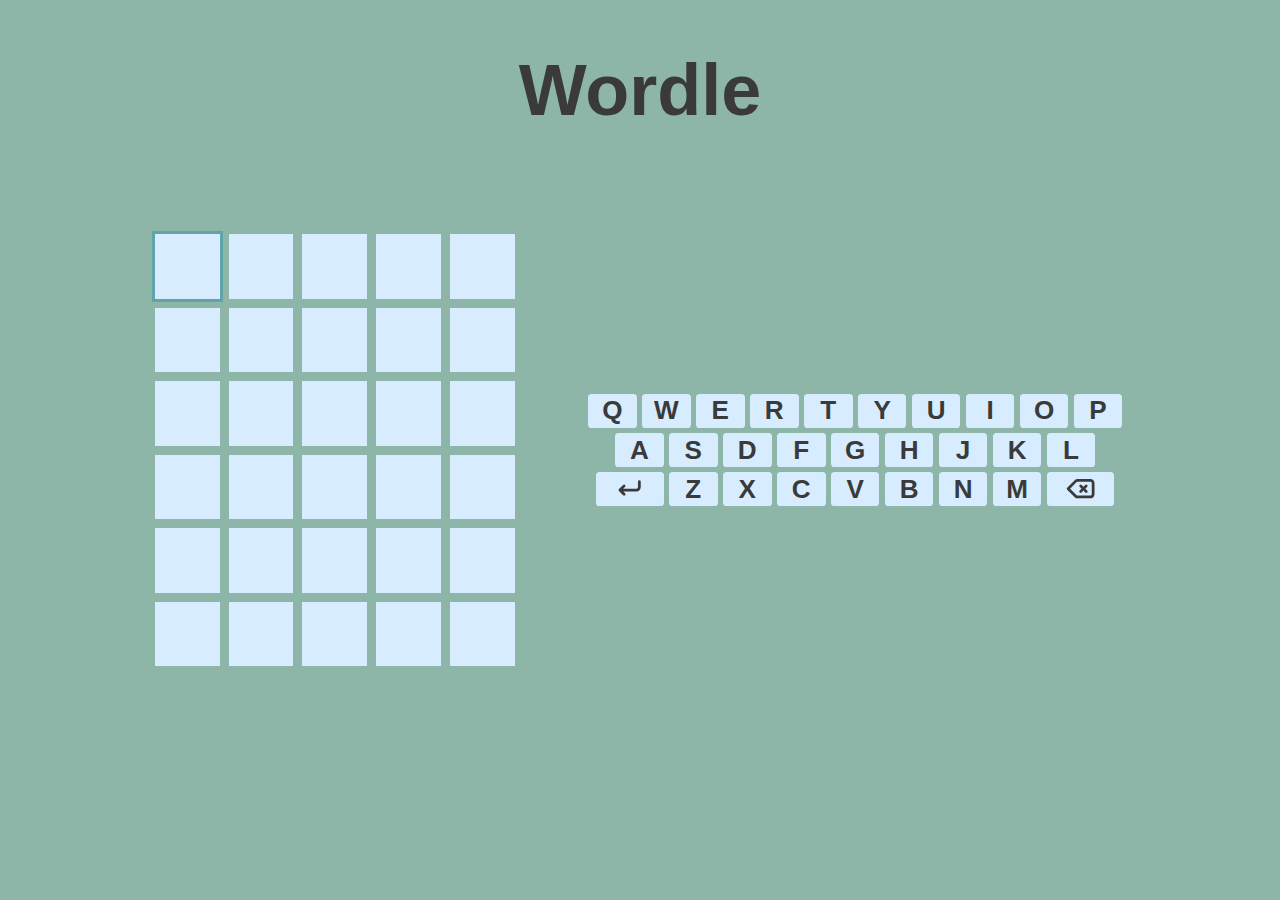
<file: WordleClone/wordleclone.html>
<!DOCTYPE html>
<html lang="en">
<head>
    <meta charset="UTF-8">
    <meta http-equiv="X-UA-Compatible" content="IE=edge">
    <meta name="viewport" content="width=device-width, initial-scale=1.0">
    <title>Wordle</title>
    <link rel="stylesheet" href="wordleclone.css">
</head>
<body>
    <h1><span>Wordle</span></h1>
    <div id="container">
        <div id="wrapper">
            <div id="wordlegrid">
                <div id="box00" class="attempt0 column1"></div>
                <div id="box01" class="attempt0"></div>
                <div id="box02" class="attempt0"></div>
                <div id="box03" class="attempt0"></div>
                <div id="box04" class="attempt0"></div>
                <div id="box10" class="attempt1 column1"></div>
                <div id="box11" class="attempt1"></div>
                <div id="box12" class="attempt1"></div>
                <div id="box13" class="attempt1"></div>
                <div id="box14" class="attempt1"></div>
                <div id="box20" class="attempt2 column1"></div>
                <div id="box21" class="attempt2"></div>
                <div id="box22" class="attempt2"></div>
                <div id="box23" class="attempt2"></div>
                <div id="box24" class="attempt2"></div>
                <div id="box30" class="attempt3 column1"></div>
                <div id="box31" class="attempt3"></div>
                <div id="box32" class="attempt3"></div>
                <div id="box33" class="attempt3"></div>
                <div id="box34" class="attempt3"></div>
                <div id="box40" class="attempt4 column1"></div>
                <div id="box41" class="attempt4"></div>
                <div id="box42" class="attempt4"></div>
                <div id="box43" class="attempt4"></div>
                <div id="box44" class="attempt4"></div>
                <div id="box50" class="attempt5 column1"></div>
                <div id="box51" class="attempt5"></div>
                <div id="box52" class="attempt5"></div>
                <div id="box53" class="attempt5"></div>
                <div id="box54" class="attempt5"></div>
            </div>
            <div id="answer-reveal">
                <div id="answer"></div>
            </div>
        </div>
        <div id="keyboard">
            <div id="kb0" class="kbrow">
                <button data-key="q">Q</button>
                <button data-key="w">W</button>
                <button data-key="e">E</button>
                <button data-key="r">R</button>
                <button data-key="t">T</button>
                <button data-key="y">Y</button>
                <button data-key="u">U</button>
                <button data-key="i">I</button>
                <button data-key="o">O</button>
                <button data-key="p">P</button>
            </div>
            <div id="kb1" class="kbrow">
                <button data-key="a">A</button>
                <button data-key="s">S</button>
                <button data-key="d">D</button>
                <button data-key="f">F</button>
                <button data-key="g">G</button>
                <button data-key="h">H</button>
                <button data-key="j">J</button>
                <button data-key="k">K</button>
                <button data-key="l">L</button>
            </div>
            <div id="kb2" class="kbrow">
                <button data-key="Enter">
                    <svg xmlns="http://www.w3.org/2000/svg" viewBox="0 0 24 24">
                        <path d="M19,6a1,1,0,0,0-1,1v4a1,1,0,0,1-1,1H7.41l1.3-1.29A1,1,0,0,0,7.29,9.29l-3,3a1,1,0,0,0-.21.33,1,1,0,0,0,0,.76,1,1,0,0,0,.21.33l3,3a1,1,0,0,0,1.42,0,1,1,0,0,0,0-1.42L7.41,14H17a3,3,0,0,0,3-3V7A1,1,0,0,0,19,6Z"/>
                    </svg>
                </button>
                <button data-key="z">Z</button>
                <button data-key="x">X</button>
                <button data-key="c">C</button>
                <button data-key="v">V</button>
                <button data-key="b">B</button>
                <button data-key="n">N</button>
                <button data-key="m">M</button>
                <button data-key="Backspace">
                    <svg xmlns="http://www.w3.org/2000/svg" viewBox="0 0 24 24">
                        <path d="M19,5H9.83a3,3,0,0,0-2.12.88L2.29,11.29a1,1,0,0,0,0,1.42l5.42,5.41A3,3,0,0,0,9.83,19H19a3,3,0,0,0,3-3V8A3,3,0,0,0,19,5Zm1,11a1,1,0,0,1-1,1H9.83a1.05,1.05,0,0,1-.71-.29L4.41,12,9.12,7.29A1.05,1.05,0,0,1,9.83,7H19a1,1,0,0,1,1,1ZM16.71,9.29a1,1,0,0,0-1.42,0L14,10.59l-1.29-1.3a1,1,0,0,0-1.42,1.42L12.59,12l-1.3,1.29a1,1,0,0,0,0,1.42,1,1,0,0,0,1.42,0L14,13.41l1.29,1.3a1,1,0,0,0,1.42,0,1,1,0,0,0,0-1.42L15.41,12l1.3-1.29A1,1,0,0,0,16.71,9.29Z"/>
                    </svg>
                </button>
            </div>
        </div>
    </div>
    <canvas id="confetti"></canvas>
    <script src="wordleclone.js"></script>
</body>
</html>
</file>
<file: Blackjack App/index.css>
:root {
    --main-radius: 5px;
    --main-padding: 5px;
    --main-border: rgb(119, 95, 67) solid 5px;
    --main-box-shadow: 0 0 0 0;
    --bg-opacity: 1;

    color: white;
}

body {
    margin: 0;
    background-color:rgb(48, 36, 17);

    text-align: center;
    font-family: Garamond, Georgia, "Times New Roman";
    font-weight: bold;

    user-select: none;
}

    .container {
        height: 100vh;

        display: grid;
        grid-template-rows: 1fr 6fr;
        grid-template-areas:
            "title"
            "game-info";
        grid-gap: .25rem;
    }

        #game-title {
            padding: var(--main-padding);
            background-color: rgb(58, 43, 21);
            
            grid-area: title;
            display: flex;
            justify-content: center;
            align-items: center;

            border-radius: var(--main-radius);
            border: var(--main-border);
            box-shadow: var(--main-box-shadow);
            opacity: var(--bg-opacity);
        }

            h1 {
            background-image: linear-gradient(0, rgb(99, 72, 49), rgb(189, 171, 156), rgb(211, 203, 188), white);
            -webkit-text-fill-color: transparent;
            -webkit-background-clip: text;
            }

        #game-information {
            position: relative;
            
            grid-area: game-info;
            
            background-color: green;
            border-radius: var(--main-radius);
            border: var(--main-border);
            box-shadow: var(--main-box-shadow);
            opacity: var(--bg-opacity);

            font-size: 1.5rem;
        }
        
            #money {
                width: fit-content;
                margin: 10px;
                
                grid-area: chips-bets;

                display: flex;
                gap: min(5px, 1vw);
                
                background: green;
            }

            #chips, #bet {
                padding: var(--main-padding);

                background-color: darkgreen;
                border-radius: var(--main-radius);
            }

            #dealer-info {
            position: absolute;
            top: 0;
            right: 0;

            width: clamp(150px, 15vw, 200px);
            margin: 10vh 20vw;
            }

                #dealer-cards {
                    padding: 5%;

                    background-color: darkgreen;
                    border-radius: var(--main-radius) var(--main-radius) 0 0;
                }

                    #dealer-card-values {
                        height: 1em;
                        line-height: 1;
                    }

                #dealer-sum {
                    height: 1em;
                    line-height: 1;
                    padding: 3% 5%;

                    background-color:rgb(131, 105, 83);
                    border-radius: 0 0 var(--main-radius) var(--main-radius);
                }

            #player-info {
            position: absolute;
            bottom: 0;
            left: 0;

            width: clamp(150px, 15vw, 200px);
            margin: 10vh 20vw;
            }

                #player-cards {
                    padding: 5%;

                    background-color: darkgreen;
                    border-radius: var(--main-radius) var(--main-radius) 0 0;
                }

                    #player-card-values {
                        height: 1em;
                        line-height: 1;
                    }

                #player-sum{
                    height: 1em;
                    line-height: 1;
                    padding: 3% 5%;

                    background-color:rgb(131, 105, 83);
                    border-radius: 0 0 var(--main-radius) var(--main-radius);
                }

            #game-buttons {
                position: absolute;
                top: 50%;
                left: 50%;
                transform: translate(-50%, -50%);
                
                grid-area: buttons;

                display: flex;
                flex-direction: column;
            }

                input[type="number"] {
                    width: 100%;
                    padding: 2px 5px;
                    border: none;
                    border-radius: var(--main-radius);
                
                    font-size: .8em;
                    font-weight: bold;
                    
                    cursor: pointer;
                    caret-color: white;
                }
                
                    input[type="number"]:hover {
                        outline: black solid 1px;
                    }
                
                
                    input[type="number"]:focus-visible {
                        outline: black solid 2px;
                    }

                    ::selection {
                        color: white;
                        background-color: black
                    }

                button {
                    margin-top: min(1vh, 10px);
                    padding: 5px 10px;

                    border: none;
                    border-radius: var(--main-radius);

                    background-color: #cf3939;
                    color: white;

                    font-size: 1em;
                    font-family: Garamond, Georgia, "Times New Roman";
                    font-weight: bold;

                    cursor: pointer;

                    transition: transform .15s ease-in-out;
                }

                    button:hover {
                        background-color: #ad2f2f;
                    }

                    button:active {
                        transform: scale(.95, .95);
                    }

                #drawcard-btn, #stand-btn, #playagain-btn, #restart-btn {
                    display: none;
                }
</file>
<file: Chess/chess.css>
body {
    margin: 0;
    display: flex;
    height: 100vh;
    user-select: none;
}

    #board-wrapper {
        position: relative;
        margin: auto;
        padding-inline: 5px;
    }

        #turn {
            text-align: right;
            font-weight: bold;
            font-size: 1.2rem;
            color: #7C6559;
            z-index: 10;
        }

        #cap-light-pcs {
            position: relative;
            height: 3rem;
            width: 100%;
            background-color: #7C6559;
            box-sizing: border-box;
            padding-top: 7px;
            margin-bottom: 5px;
        }
        
        #cap-dark-pcs {
            position: relative;
            display: flex;
            flex-direction: row-reverse;
            height: 3rem;
            width: 100%;
            background-color: #7C6559;
            box-sizing: border-box;
            padding-top: 7px;
            margin-top: 5px;
        }

            .timer {
                position: absolute;
                top: 50%;
                transform: translateY(-50%);
                right: 0;
                padding: 10px;
                color: white;
                font-weight: bold;
                font-size: 2.5rem;
            }

                #light-timer {
                    left:0;
                }

        #board {
            position: relative;

            display: grid;
            grid-template-areas: 

            "a8 b8 c8 d8 e8 f8 g8 h8"
            "a7 b7 c7 d7 e7 f7 g7 h7"
            "a6 b6 c6 d6 e6 f6 g6 h6"
            "a5 b5 c5 d5 e5 f5 g5 h5"
            "a4 b4 c4 d4 e4 f4 g4 h4"
            "a3 b3 c3 d3 e3 f3 g3 h3"
            "a2 b2 c2 d2 e2 f2 g2 h2"
            "a1 b1 c1 d1 e1 f1 g1 h1";

            grid-template-rows: repeat(8, 6rem);
            grid-template-columns: repeat(8, 6rem);

            gap: 5px;
        }

            #board div {
                display: flex;
                justify-content: center;
                align-items: center;
            }

            .light-sq {
                background-color: #D8C8BF;
            }

            .dark-sq {
                background-color: #8E7366;
            }

                .dark-pc {
                    height: 5rem;
                    fill: #405059;
                    filter: drop-shadow(0 2px #231D19);
                }

                .light-pc {
                    height: 5rem;
                    fill: #A5BDC8;
                    filter: drop-shadow(0 2px #231D19);
                }

            .pawn-promo {
                position: absolute;
                display: flex;
                gap: 5px;
                z-index: 2;
                visibility: hidden;
            }

                .pawn-promo span {
                    position: relative;
                    display: flex;
                    flex-wrap: wrap;
                    flex-basis: 12.5%;
                    flex-direction: column;
                    align-items: center;
                    box-sizing: border-box;
                    padding-block: 8px;
                    row-gap: 8px;
                    width: 6rem;
                    box-shadow: 2px 2px 5px #231D19;
                    border-radius: 4px;
                    background-color: cadetblue;
                    opacity: 90%;
                }

            #dark-promo {
                bottom: 0;
            }

        #win-screen {
            position: absolute;
            left: 20%;
            top: 42%;
            width: 60%;
            text-align: center;
            text-shadow: 0 0 10px #231D19;
            font-size: 4rem;
            z-index: 10;
            opacity: 0;
            visibility: hidden;
            transition: opacity 1s ease;
        }

        #veil {
            position: absolute;
            height: 100%;
            width: 100%;
            background-color: hsla(0, 0%, 100%, .35);
            transform: translate(-5px, -100%);
        }
        
        #timer-selection {
            position: absolute;
            left: 50%;
            top: 50%;
            transform: translate(-50%, -48%);
            width: 35%;
            display: flex;
            flex-direction: column;
            align-items: center;
            gap: 3px;
        }

            #timer-selection button {
                width: 50%;
                font-size: 1.5rem;
                color: cadetblue;
                font-weight: bold;
                padding: 8px 20px;
                border-radius: 12px;
                border: cadetblue 5px solid;
                background-color: white;
                transition: .2s;
            }

            #timer-selection button:hover {
                font-size: 2rem;
                width: 100%;
            }
</file>
<file: WordleClone/wordleclone.css>
:root {
    --board-width: 400;
    --kb-width: 600;
    --container-padding: 10;

    --bg-color: rgb(141, 182, 168);
    --box-color: rgb(215, 237, 255);
    --font-color: rgb(58, 58, 58);
    --focus-hover-color: rgb(96, 163, 168);
    --title-color: rgb(58, 58, 58);
    --title-hover-color: rgb(36, 36, 36);
    /*doesn't need calc() since it's only used inside min()*/
    --responsiveWidth: 100vw / (var(--board-width) + 2 * var(--container-padding));
    --responsiveHeight: 100vh / 1000;

    height: 100%;
}

@keyframes pump {/*pump animation for when letters is inputed or a box is selected*/
    100% {transform: scale(110%);}
}

@keyframes bounce {
    50% {transform: translateY(-5%);}
}

.pump-animation {
    animation: pump .1s ease-out;
}

body {
    position: relative;
    height: 100%;
    margin: auto;
    background-color: var(--bg-color);
    color: var(--font-color);

    display: flex;
    flex-direction: column;

    font-family:'Gill Sans', 'Gill Sans MT', Calibri, 'Trebuchet MS', sans-serif;
    user-select: none;
    overflow-y: hidden;
}

    h1 {
        margin: 0;
        color: var(--title-color);
        text-align: center;
        font-size: min(80px, 80 * var(--responsiveWidth), 80 * var(--responsiveHeight));
        line-height: 2.5;
    }

        h1 > span:hover {
            display: inline-block;
            color: var(--title-hover-color);
            animation: bounce 1s infinite ease;
            line-height: 1.5;
            cursor: pointer;
        }

    #container {
        box-sizing: border-box;
        margin-block: auto;
        padding: 0 min(var(--container-padding) * 1px, var(--container-padding) * var(--responsiveWidth), var(--container-padding) * var(--responsiveHeight)) min(200px, 200 * var(--responsiveWidth), 200 * var(--responsiveHeight));

        display: flex;
        justify-content: center;
        align-items: center;
        align-content: center;
        flex-wrap: wrap;
        column-gap: clamp(min(var(--container-padding) * 1px, var(--container-padding) * var(--responsiveHeight)), 5.5vw, 200px);
        row-gap: 15vh;
    }

        #wrapper {
            position: relative;
            width: min(var(--board-width) * 1px, 100%, var(--board-width) * var(--responsiveHeight));
        }

            #wordlegrid {
                display: grid;
                grid-template-columns: 1fr 1fr 1fr 1fr 1fr;
                aspect-ratio: 5/6;
                gap: min(10px, 10 * var(--responsiveWidth), 10 * var(--responsiveHeight));
                
                font-size: min(48px, 48 * var(--responsiveWidth), 48 * var(--responsiveHeight));
                font-weight: bold;

                user-select: none;
            }

                #wordlegrid > div {
                    display: flex;
                    justify-content: center;
                    align-items: center;
                    line-height: 0;

                    background-color:var(--box-color);
                }

                    #box00 {
                        outline: var(--focus-hover-color) solid min(4px, 4 * var(--responsiveWidth), 4 * var(--responsiveHeight));
                    }

            #answer-reveal {
                position: absolute;
                top: 0%;
                left: 50%;
                transform: translate(-50%, -50%);

                opacity: 0;
                visibility: hidden;
                transition: opacity 1s ease-out, top 1.2s cubic-bezier(0,.1,0,1);
            }

                #answer {
                    padding: min(6px, 6 * var(--responsiveWidth), 6 * var(--responsiveHeight)) min(8px, 8 * var(--responsiveWidth), 8 * var(--responsiveHeight));
                    background-color: var(--box-color);
                    border-radius: min(4px, 4 * var(--responsiveWidth), 4 * var(--responsiveHeight));

                    text-align: center;
                    font-weight: 600;
                    font-size: min(48px, 48 * var(--responsiveWidth), 48 * var(--responsiveHeight));

                    transition: opacity .2s;
                }

                #answer:hover {
                    opacity: 30%;
                }

        #keyboard {
            width: min(var(--kb-width) * 1px, 100%, var(--kb-width) * var(--responsiveHeight));
        }

            .kbrow {
                display: flex;
                justify-content: center;
            }

                .kbrow > button {
                    width: min(54px, 54 * var(--responsiveWidth), 54 * var(--responsiveHeight));
                    height: min(37.5px, 37.5 * var(--responsiveWidth), 37.5 * var(--responsiveHeight));
                    margin: min(3px, 3 * var(--responsiveWidth), 3 * var(--responsiveHeight));
                    padding: 0;
                    background-color: var(--box-color);

                    border: none;
                    border-radius: min(4px, 4 * var(--responsiveWidth), 4 * var(--responsiveHeight));

                    color: var(--font-color);
                    text-align: center;
                    font-size: min(29px, 29 * var(--responsiveWidth), 29 * var(--responsiveHeight));
                    font-weight: 600;
                    font-family: inherit;

                    cursor: pointer;
                    transition: transform .1s;
                }

                .kbrow > button[data-key = "Enter"], .kbrow > button[data-key = "Backspace"] {
                    width: min(75px, 75 * var(--responsiveWidth), 75 * var(--responsiveHeight));

                    display: flex;
                    justify-content: center;
                    align-items: center;
                }

                    .kbrow > button > svg {
                        width: min(37px, 37 * var(--responsiveWidth), 37 * var(--responsiveHeight));
                        fill: var(--font-color);
                        pointer-events: none;
                    }

                .kbrow > button:hover {
                    background-color: var(--focus-hover-color);
                }

                .kbrow > .green-button {
                    background-color: rgb(119, 223, 162);
                }

                .kbrow > .green-button:hover {
                    background-color: rgb(90, 216, 142);
                }

                .kbrow > .yellow-button {
                    background-color: rgb(255, 255, 179);
                }

                .kbrow > .yellow-button:hover {
                    background-color: rgb(239, 239, 143);
                }

                .kbrow > .red-button {
                    background-color: rgb(245, 132, 132);
                }

                .kbrow > .red-button:hover {
                    background-color: rgb(244, 113, 113);
                }

                .kbrow > button:active {
                    transform: scale(90%);
                }

            #kb1 {
                padding-inline: min(29px, 29 / var(--board-width) * 100vw, 29 * var(--responsiveHeight));
            }

            #kb2 {
                padding-inline: min(9px, 9 / var(--board-width) * 100vw, 9 * var(--responsiveHeight));
            }

    #confetti {
        position: absolute;
        pointer-events: none;
    }
</file>
